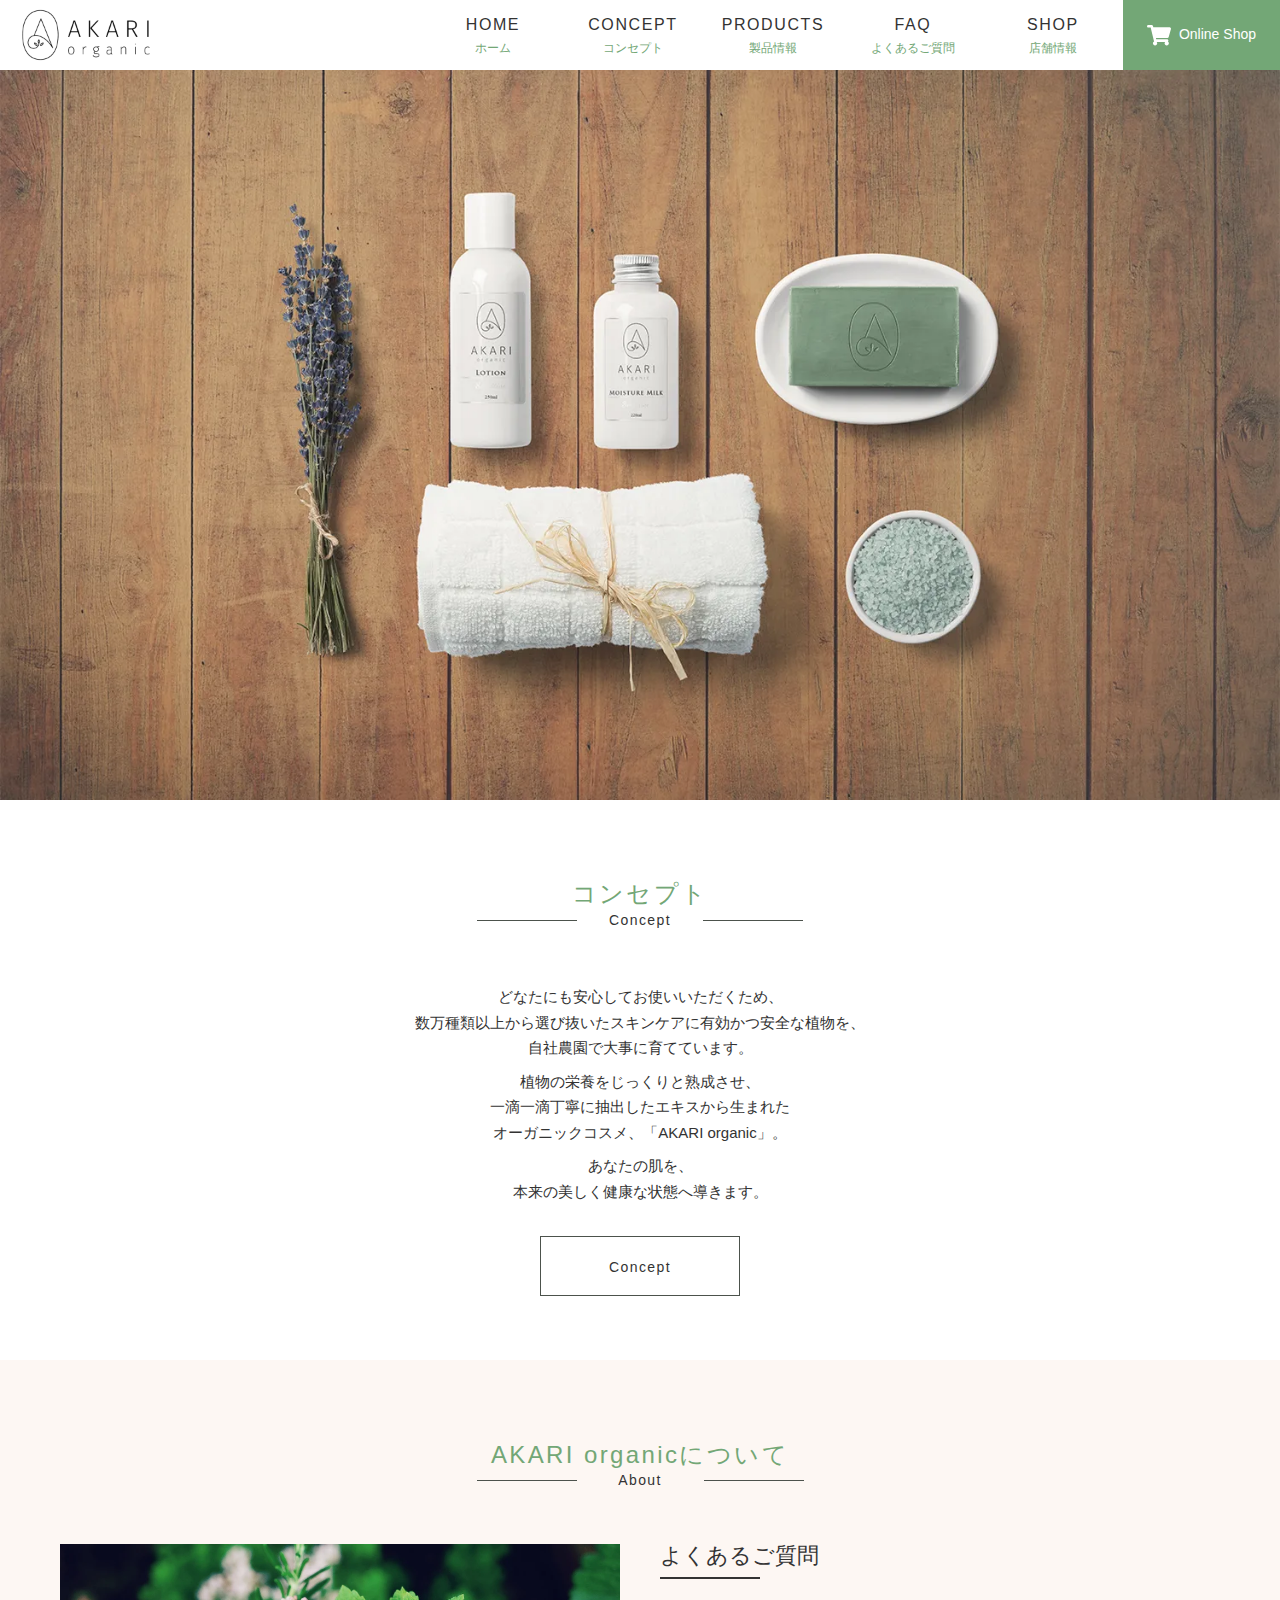
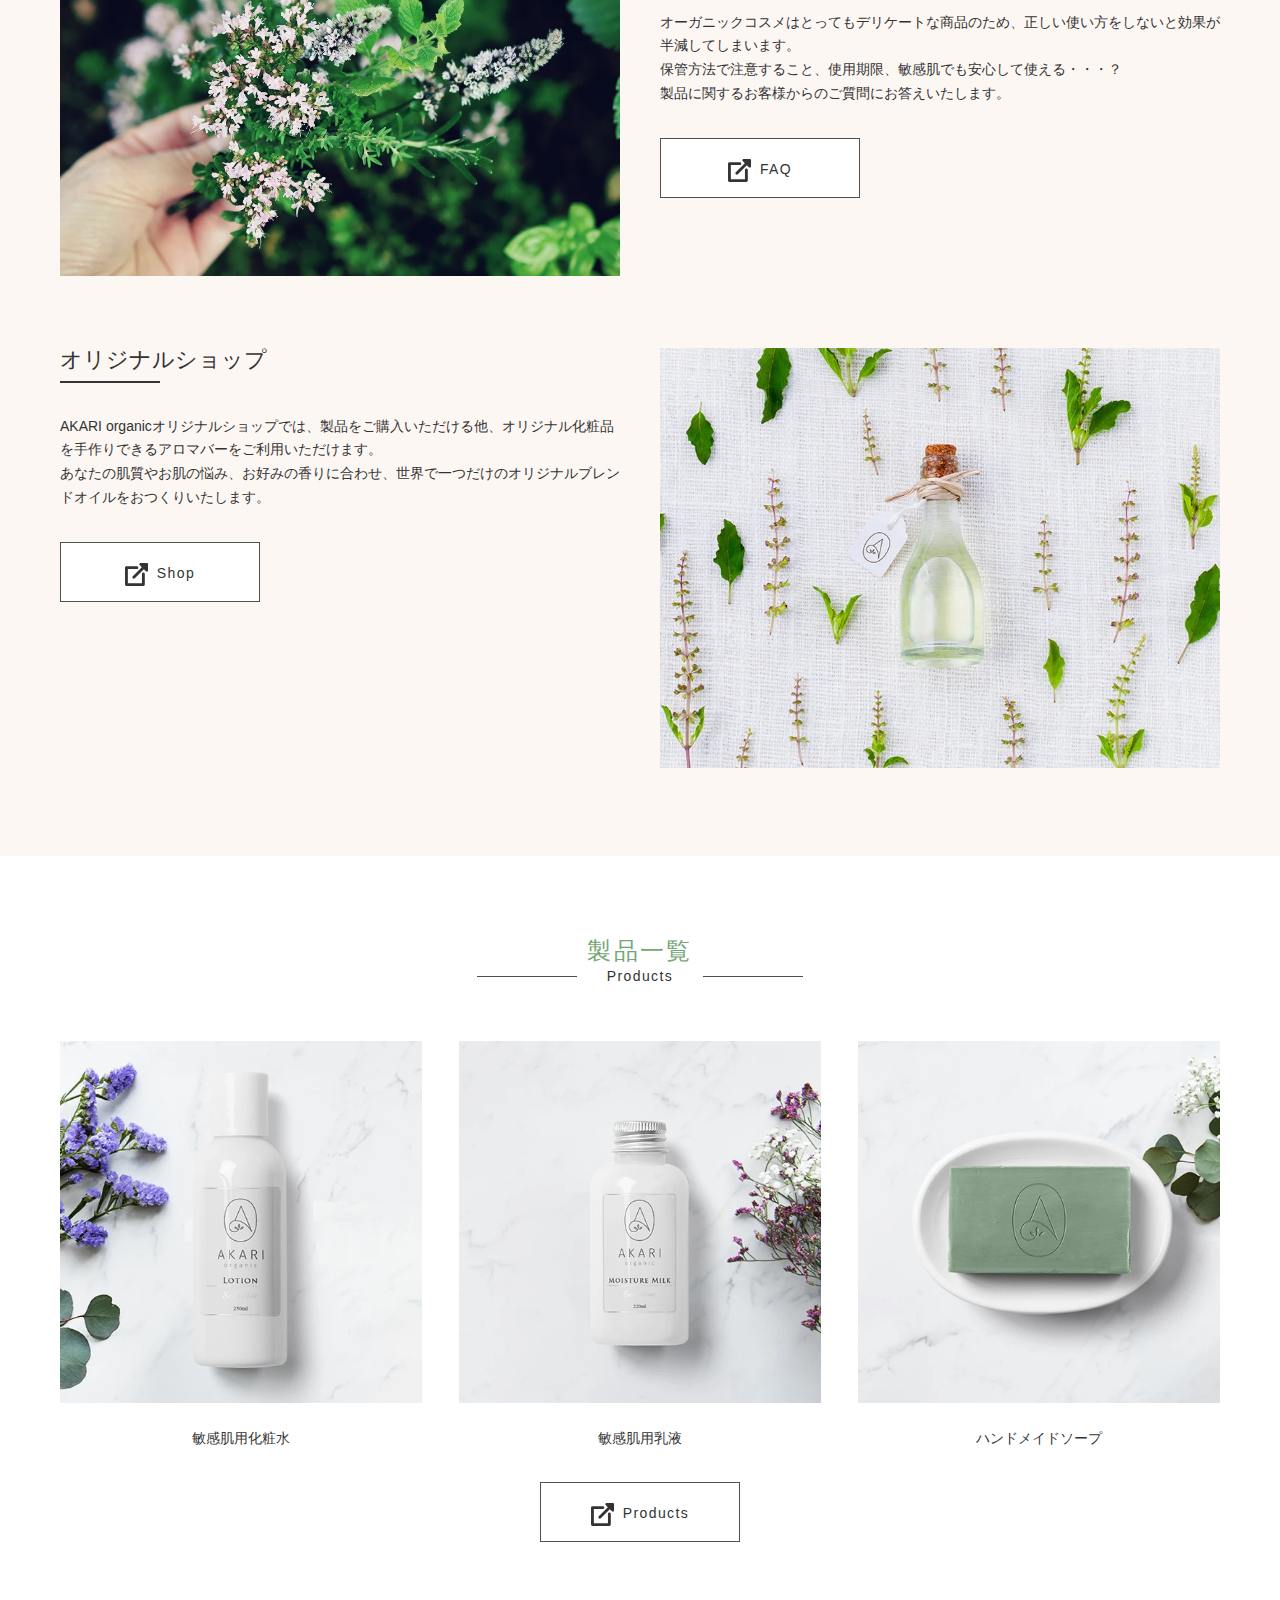
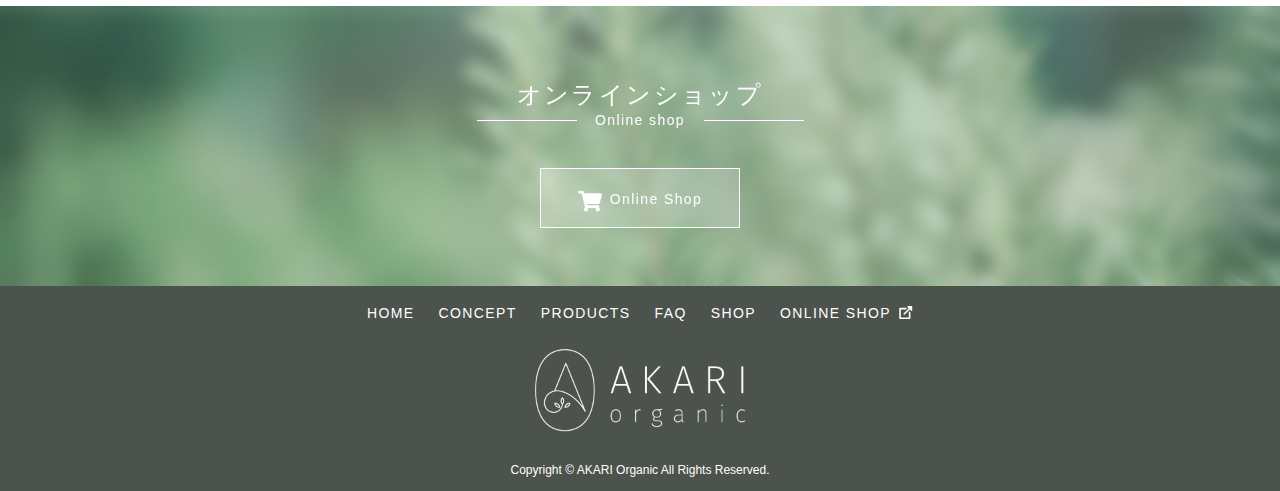
<file: index.html>
<!DOCTYPE html>
<html lang="ja">

<head>
    <meta charset="UTF-8">
    <meta name="viewport" content="width=device-width, initial-scale=1.0">
    <title>AKARI-TOP</title>
    <link rel="stylesheet" href="css/style.min.css">
    <script src="js/script.js" defer></script>
</head>

<body>

    <header class="l-header">
        <h1 class="l-header__logo">
            <a href="index.html">
                <img src="img/common/logo.webp" alt="AKARI Organic">
            </a>
        </h1>

        <button class="l-header__navBtn" type="button">
            <span></span>
        </button>

        <nav class="l-header__nav">
            <button class="l-header__navClose" type="button"></button>
            <p class="l-header__navLogo">
                <img src="img/common/logo-menu.webp" alt="AKARI Organic">
            </p>
            <ul class="l-header__navList">
                <li class="l-header__navItem">
                    <a href="index.html">
                        <span class="l-header__navItemEn">Home
                        </span>
                        <span class="l-header__navItemJa">ホーム</span>
                    </a>
                </li>
                <li class="l-header__navItem">
                    <a href="concept.html">
                        <span class="l-header__navItemEn">Concept
                        </span>
                        <span class="l-header__navItemJa">コンセプト</span>
                    </a>
                </li>
                <li class="l-header__navItem">
                    <a href="products.html">
                        <span class="l-header__navItemEn">Products
                        </span>
                        <span class="l-header__navItemJa">製品情報</span>
                    </a>
                </li>
                <li class="l-header__navItem">
                    <a href="faq.html">
                        <span class="l-header__navItemEn">FAQ
                        </span>
                        <span class="l-header__navItemJa">よくあるご質問</span>
                    </a>
                </li>
                <li class="l-header__navItem">
                    <a href="shop.html">
                        <span class="l-header__navItemEn">Shop</span>
                        <span class="l-header__navItemJa">店舗情報</span>
                    </a>
                </li>
            </ul>
            <div class="l-header__onlineShop">
                <a href="#" target="_blank" class="l-header__onlineShopSp">Online Shop</a>
                <a href="#" target="_blank" class="l-header__onlineShopPc">
                    Online Shop
                </a>
            </div>
        </nav>
    </header>

    <main>
        <!-- メインビジュアル -->
        <div class="p-topMv">
            <img src="img/top/mv.webp" alt="メインビジュアル">
        </div>

        <!-- コンセプト -->
        <section class="p-topConcept">
            <div class="l-container">
                <h2 class="c-sectionTitle">
                    <span class="c-sectionTitle__ja">コンセプト</span>
                    <span class="c-sectionTitle__en">Concept</span>
                </h2>
                <div class="p-topConcept__text">
                    <p>
                        どなたにも安心してお使いいただくため、<br>
                        数万種類以上から選び抜いたスキンケアに有効かつ安全な植物を、<br>
                        自社農園で大事に育てています。
                    </p>

                    <p>
                        植物の栄養をじっくりと熟成させ、<br>
                        一滴一滴丁寧に抽出したエキスから生まれた<br>
                        オーガニックコスメ、「AKARI organic」。
                    </p>

                    <p>
                        あなたの肌を、<br>
                        本来の美しく健康な状態へ導きます。
                    </p>
                </div>
                <div class="p-topConcept__link">
                    <a href="concept.html" class="c-btn">Concept</a>
                </div>
            </div>
        </section>

        <!-- About -->
        <section class="p-topAbout">
            <div class="l-container">
                <h2 class="c-sectionTitle">
                    <span class="c-sectionTitle__ja">AKARI organicについて</span>
                    <span class="c-sectionTitle__en">About</span>
                </h2>

                <section class="p-topAbout__subSection p-topAbout__subSection--faq">
                    <h3 class="c-heading">よくあるご質問</h3>
                    <img src="img/top/about-faq.webp" alt="" class="p-topAbout__subSectionImg">
                    <p class="p-topAbout__subSectionText">
                        オーガニックコスメはとってもデリケートな商品のため、正しい使い方をしないと効果が半減してしまいます。<br>
                        保管方法で注意すること、使用期限、敏感肌でも安心して使える・・・？<br>
                        製品に関するお客様からのご質問にお答えいたします。
                    </p>
                    <div class="p-topAbout__subSectionLink">
                        <a href="faq.html" class="c-btn c-btn--icon c-btn--outerlink">FAQ</a>
                    </div>
                </section>
                <section class="p-topAbout__subSection p-topAbout__subSection--shop">
                    <h3 class="c-heading">オリジナルショップ</h3>
                    <img src="img/top/about-shop.webp" alt="" class="p-topAbout__subSectionImg">
                    <p class="p-topAbout__subSectionText">
                        AKARI organicオリジナルショップでは、製品をご購入いただける他、オリジナル化粧品を手作りできるアロマバーをご利用いただけます。<br>
                        あなたの肌質やお肌の悩み、お好みの香りに合わせ、世界で一つだけのオリジナルブレンドオイルをおつくりいたします。
                    </p>
                    <div class="p-topAbout__subSectionLink">
                        <a href="shop.html" class="c-btn c-btn--icon c-btn--outerlink">Shop</a>
                    </div>
                </section>
            </div>
        </section>


        <section class="p-products">
            <div class="l-container">
                <h2 class="c-sectionTitle">
                    <span class="c-sectionTitle__ja">製品一覧</span>
                    <span class="c-sectionTitle__en">Products</span>
                </h2>

                <div class="l-columns p-products__list">
                    <div class="l-columns__col4--pc">
                        <div class="p-products__listItem">
                            <a href="detail.html">
                                <img src="img/common/product-list-lotion.webp" alt="" class="p-products__listItemImg">
                                <p class="p-products__listItemTitle">
                                    敏感肌用化粧水
                                </p>
                            </a>
                        </div>
                    </div>
                    <div class="l-columns__col4--pc">
                        <div class="p-products__listItem">
                            <a href="detail.html">
                                <img src="img/common/product-list-milk.webp" alt="" class="p-products__listItemImg">
                                <p class="p-products__listItemTitle">
                                    敏感肌用乳液
                                </p>
                            </a>
                        </div>
                    </div>
                    <div class="l-columns__col4--pc">
                        <div class="p-products__listItem">
                            <a href="detail.html">
                                <img src="img/common/product-list-soap.webp" alt="" class="p-products__listItemImg">
                                <p class="p-products__listItemTitle">
                                    ハンドメイドソープ
                                </p>
                            </a>
                        </div>
                    </div>
                </div>

                <div class="p-products__link">
                    <a href="products.html" class="c-btn c-btn--icon c-btn--outerlink">Products</a>
                </div>
            </div>
        </section>
                <!-- オンラインショップ -->
        <section class="c-onlineShop">
            <h2 class="c-sectionTitle c-sectionTitle--white">
                <span class="c-sectionTitle__ja">オンラインショップ</span>
                <span class="c-sectionTitle__en">Online shop</span>
            </h2>
            <a href="#" class="c-btn c-btn--white c-btn--icon c-btn--cart c-btn--shadeDown" target="_blank">Online Shop</a>
        </section>

    </main>
    

    <nav class="c-footerNav">
        <ul class="c-footerNav__list">
            <li class="c-footerNav__listItem"><a href="index.html">Home</a></li>
            <li class="c-footerNav__listItem"><a href="concept.html">Concept</a></li>
            <li class="c-footerNav__listItem"><a href="products.html">Products</a></li>
            <li class="c-footerNav__listItem"><a href="faq.html">Faq</a></li>
            <li class="c-footerNav__listItem"><a href="shop.html">Shop</a></li>
            <li class="c-footerNav__listItem"><a href="#" target="_blank" class="c-footerNav__outerLink">Online Shop</a>
            </li>
        </ul>
    </nav>

    <footer class="l-footer">
        <div class="l-footer__logo">
            <img src="img/common/logo-white.webp" alt="AKARI Organic">
        </div>
        <small class="l-footer__copyright">
            Copyright &copy; AKARI Organic All Rights Reserved.
        </small>
    </footer>

</body>

</html>
</file>
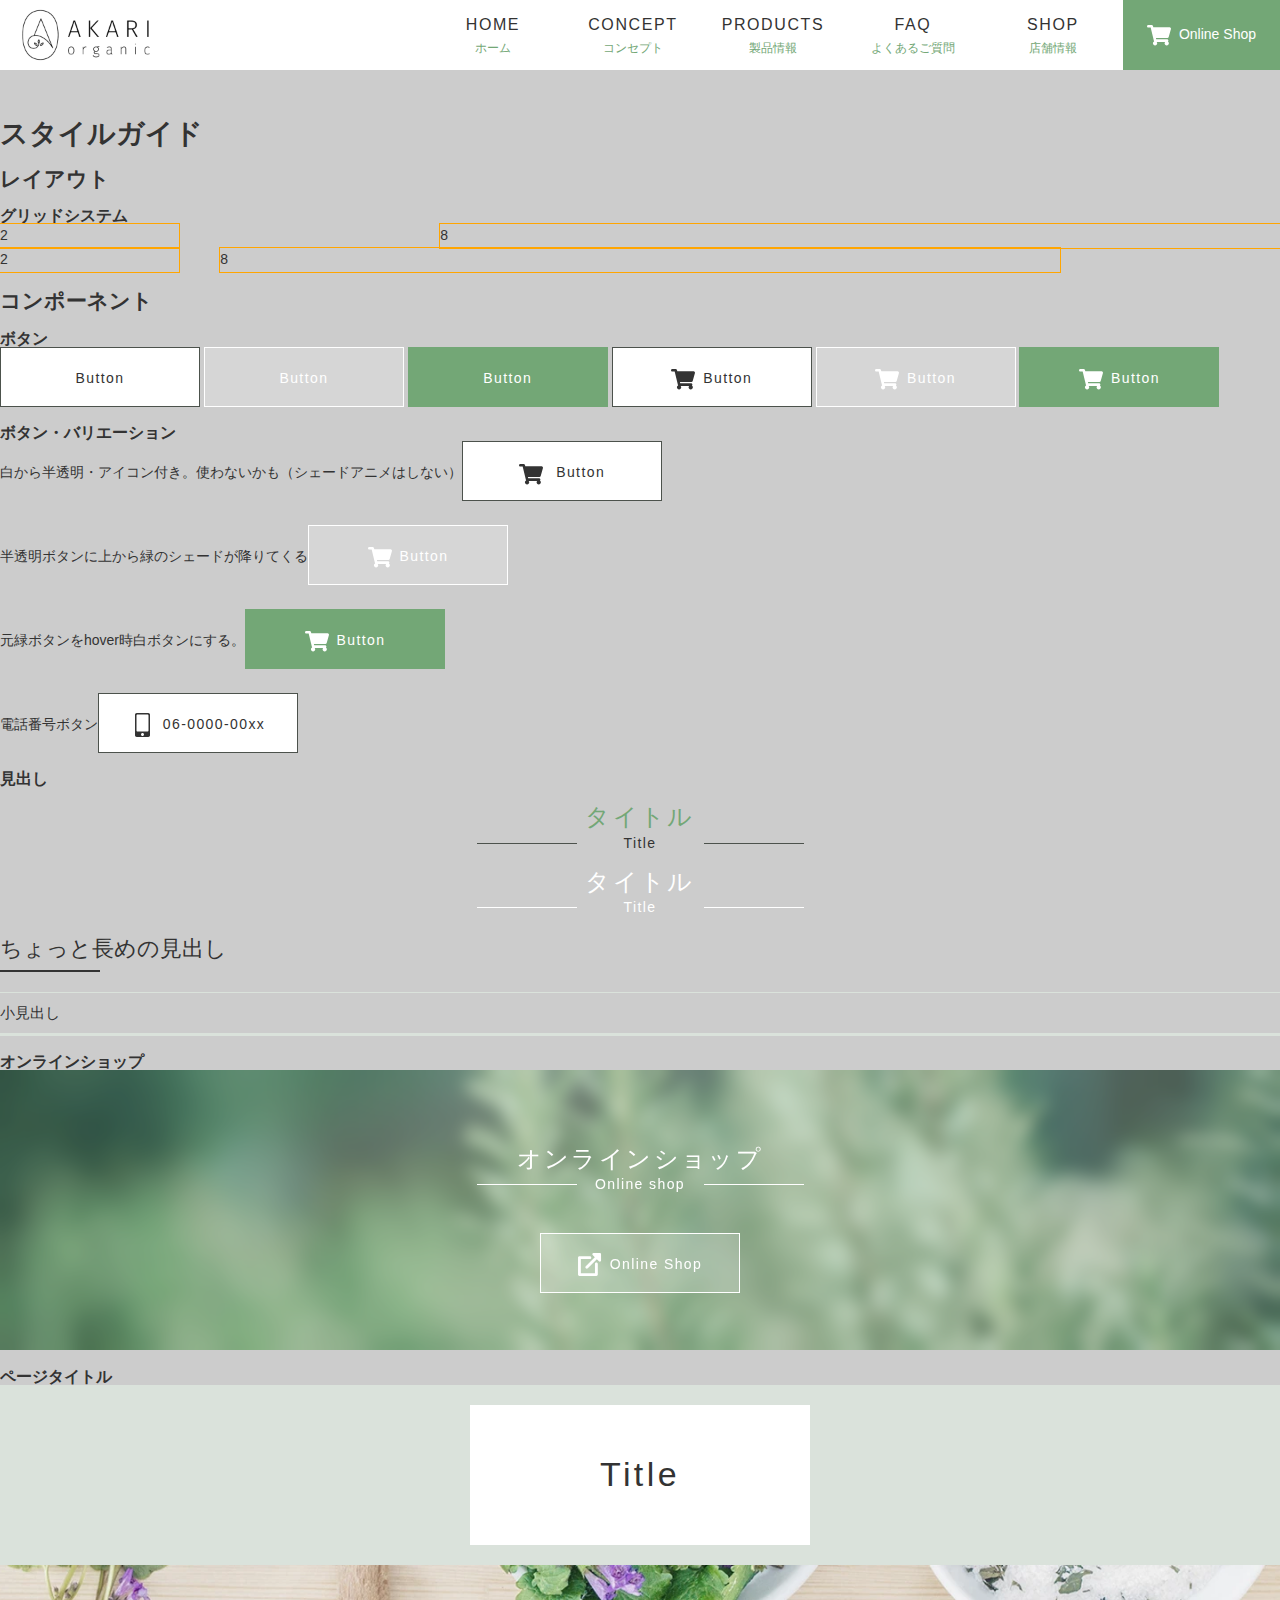
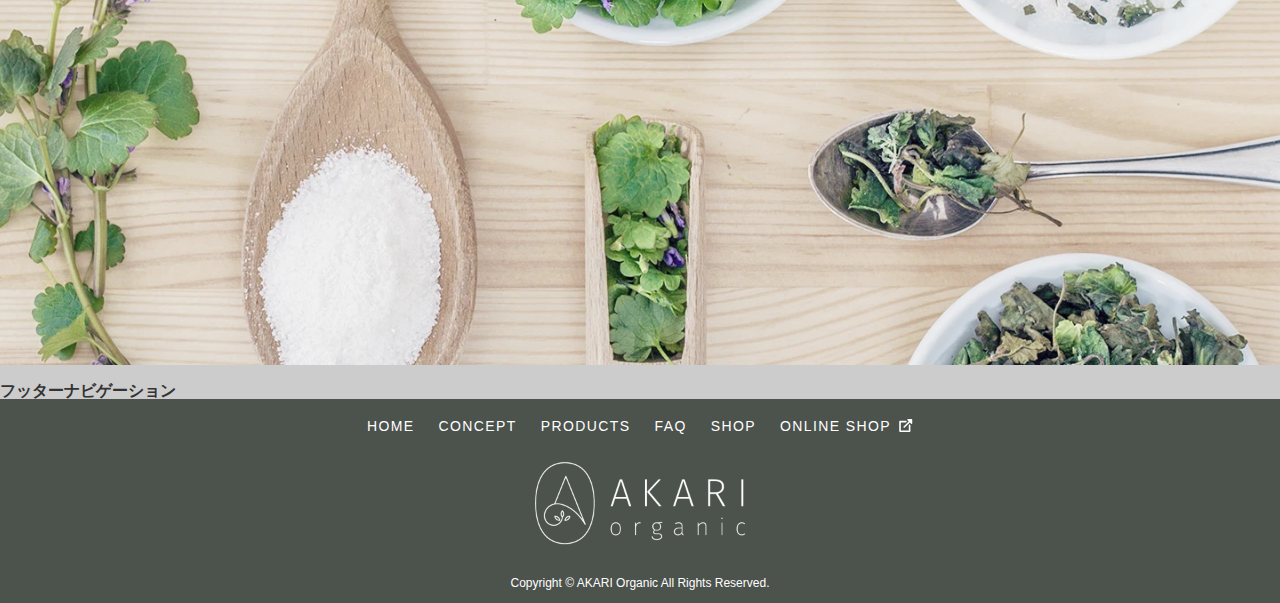
<file: components.html>
<!DOCTYPE html>
<html lang="en">

<head>
    <meta charset="UTF-8">
    <meta name="viewport" content="width=device-width, initial-scale=1.0">
    <title>コンポーネント</title>
    <link rel="stylesheet" href="css/style.min.css">
    <style>
        body {
            background: #ccc;
            padding-top: 100px;
        }

        hr {
            margin-block: 40px;
        }

        [class*="l-columns__col"] {
            outline: 1px solid orange;
            background-color: rgba(255, 165, 0 .2);
        }
    </style>
    <script src="js/script.js" defer></script>
</head>

<body>
    <h1>スタイルガイド</h1>

    <header class="l-header">
        <h1 class="l-header__logo">
            <a href="index.html">
                <img src="img/common/logo.webp" alt="AKARI Organic">
            </a>
        </h1>

        <button class="l-header__navBtn" type="button">
            <span></span>
        </button>

        <nav class="l-header__nav">
            <button class="l-header__navClose" type="button"></button>
            <p class="l-header__navLogo">
                <img src="img/common/logo-menu.webp" alt="AKARI Organic">
            </p>
            <ul class="l-header__navList">
                <li class="l-header__navItem">
                    <a href="index.html">
                        <span class="l-header__navItemEn">Home
                        </span>
                        <span class="l-header__navItemJa">ホーム</span>
                    </a>
                </li>
                <li class="l-header__navItem">
                    <a href="concept.html">
                        <span class="l-header__navItemEn">Concept
                        </span>
                        <span class="l-header__navItemJa">コンセプト</span>
                    </a>
                </li>
                <li class="l-header__navItem">
                    <a href="products.html">
                        <span class="l-header__navItemEn">Products
                        </span>
                        <span class="l-header__navItemJa">製品情報</span>
                    </a>
                </li>
                <li class="l-header__navItem">
                    <a href="faq.html">
                        <span class="l-header__navItemEn">FAQ
                        </span>
                        <span class="l-header__navItemJa">よくあるご質問</span>
                    </a>
                </li>
                <li class="l-header__navItem">
                    <a href="shop.html">
                        <span class="l-header__navItemEn">Shop</span>
                        <span class="l-header__navItemJa">店舗情報</span>
                    </a>
                </li>
            </ul>
            <div class="l-header__onlineShop">
                <a href="#" target="_blank" class="l-header__onlineShopSp">Online Shop</a>
                <a href="#" target="_blank" class="l-header__onlineShopPc">
                    Online Shop
                </a>
            </div>
        </nav>
    </header>

    <h2>レイアウト</h2>

    <h3>グリッドシステム</h3>
    <div class="l-columns l-columns--between">
        <div class="l-columns__col2">2</div>
        <div class="l-columns__col8">8</div>
    </div>
    <div class="l-columns">
        <div class="l-columns__col2--pc">2</div>
        <div class="l-columns__col8--pc">8</div>
    </div>

    <h2>コンポーネント</h2>

    <h3>ボタン</h3>
    <a href="#" class="c-btn">Button</a>
    <a href="#" class="c-btn c-btn--white">Button</a>
    <a href="#" class="c-btn c-btn--accent">Button</a>
    <a href="#" class="c-btn c-btn--icon c-btn--cart">Button</a>
    <a href="#" class="c-btn c-btn--white c-btn--icon c-btn--cart">Button</a>
    <a href="#" class="c-btn c-btn--icon c-btn--accent c-btn--cart">Button</a>

    <!-- ボタン・バリエーションテスト -->
    <h3>ボタン・バリエーション</h3>
    白から半透明・アイコン付き。使わないかも（シェードアニメはしない）<a href="#" class="c-btn c-btn--icon c-btn--cart c-btn--hoverTrans">
        Button
    </a>
    <br><br>
    半透明ボタンに上から緑のシェードが降りてくる<a href="#" class="c-btn c-btn--white c-btn--icon c-btn--cart c-btn--shadeDown">Button</a><br><br>

    元緑ボタンをhover時白ボタンにする。<a href="#" class="c-btn c-btn--icon c-btn--accent c-btn--cart c-btn--invert">Button</a><br><br>

    電話番号ボタン<a href="#" class="c-btn c-btn--icon c-btn--phone c-btn--round">06-0000-00xx</a>

    <!-- ボタン・バリエーションテスト ここまで-->

    <h3>見出し</h3>
    <h2 class="c-sectionTitle">
        <span class="c-sectionTitle__ja">タイトル</span>
        <span class="c-sectionTitle__en">Title</span>
    </h2>
    <h2 class="c-sectionTitle c-sectionTitle--white">
        <span class="c-sectionTitle__ja">タイトル</span>
        <span class="c-sectionTitle__en">Title</span>
    </h2>

    <h3 class="c-heading">ちょっと長めの見出し</h3>

    <h4 class="c-headingSub">小見出し</h4>

    <h3>オンラインショップ</h3>
    <section class="c-onlineShop">
        <h2 class="c-sectionTitle c-sectionTitle--white">
            <span class="c-sectionTitle__ja">オンラインショップ</span>
            <span class="c-sectionTitle__en">Online shop</span>
        </h2>
        <a href="#" class="c-btn c-btn--white c-btn--icon c-btn--outerlink" target="_blank">Online Shop</a>
    </section>

    <h3>ページタイトル</h3>
    <div class="c-pageTitle">
        <div class="c-pageTitle__heading">
            <h1 class="c-pageTitle__headingText">Title</h1>
        </div>
        <div class="c-pageTitle__img">
            <img src="img/concept/page-title-concept.webp" alt="">
        </div>
    </div>

    <h3>フッターナビゲーション</h3>
    <nav class="c-footerNav">
        <ul class="c-footerNav__list">
            <li class="c-footerNav__listItem"><a href="#">Home</a></li>
            <li class="c-footerNav__listItem"><a href="#">Concept</a></li>
            <li class="c-footerNav__listItem"><a href="#">Products</a></li>
            <li class="c-footerNav__listItem"><a href="#">Faq</a></li>
            <li class="c-footerNav__listItem"><a href="#">Shop</a></li>
            <li class="c-footerNav__listItem"><a href="#" target="_blank" class="c-footerNav__outerLink">Online Shop</a>
            </li>
        </ul>
    </nav>


    <footer class="l-footer">
        <div class="l-footer__logo">
            <img src="img/common/logo-white.webp" alt="AKARI Organic">
        </div>
        <small class="l-footer__copyright">
            Copyright &copy; AKARI Organic All Rights Reserved.
        </small>
    </footer>
</body>

</html>
</file>
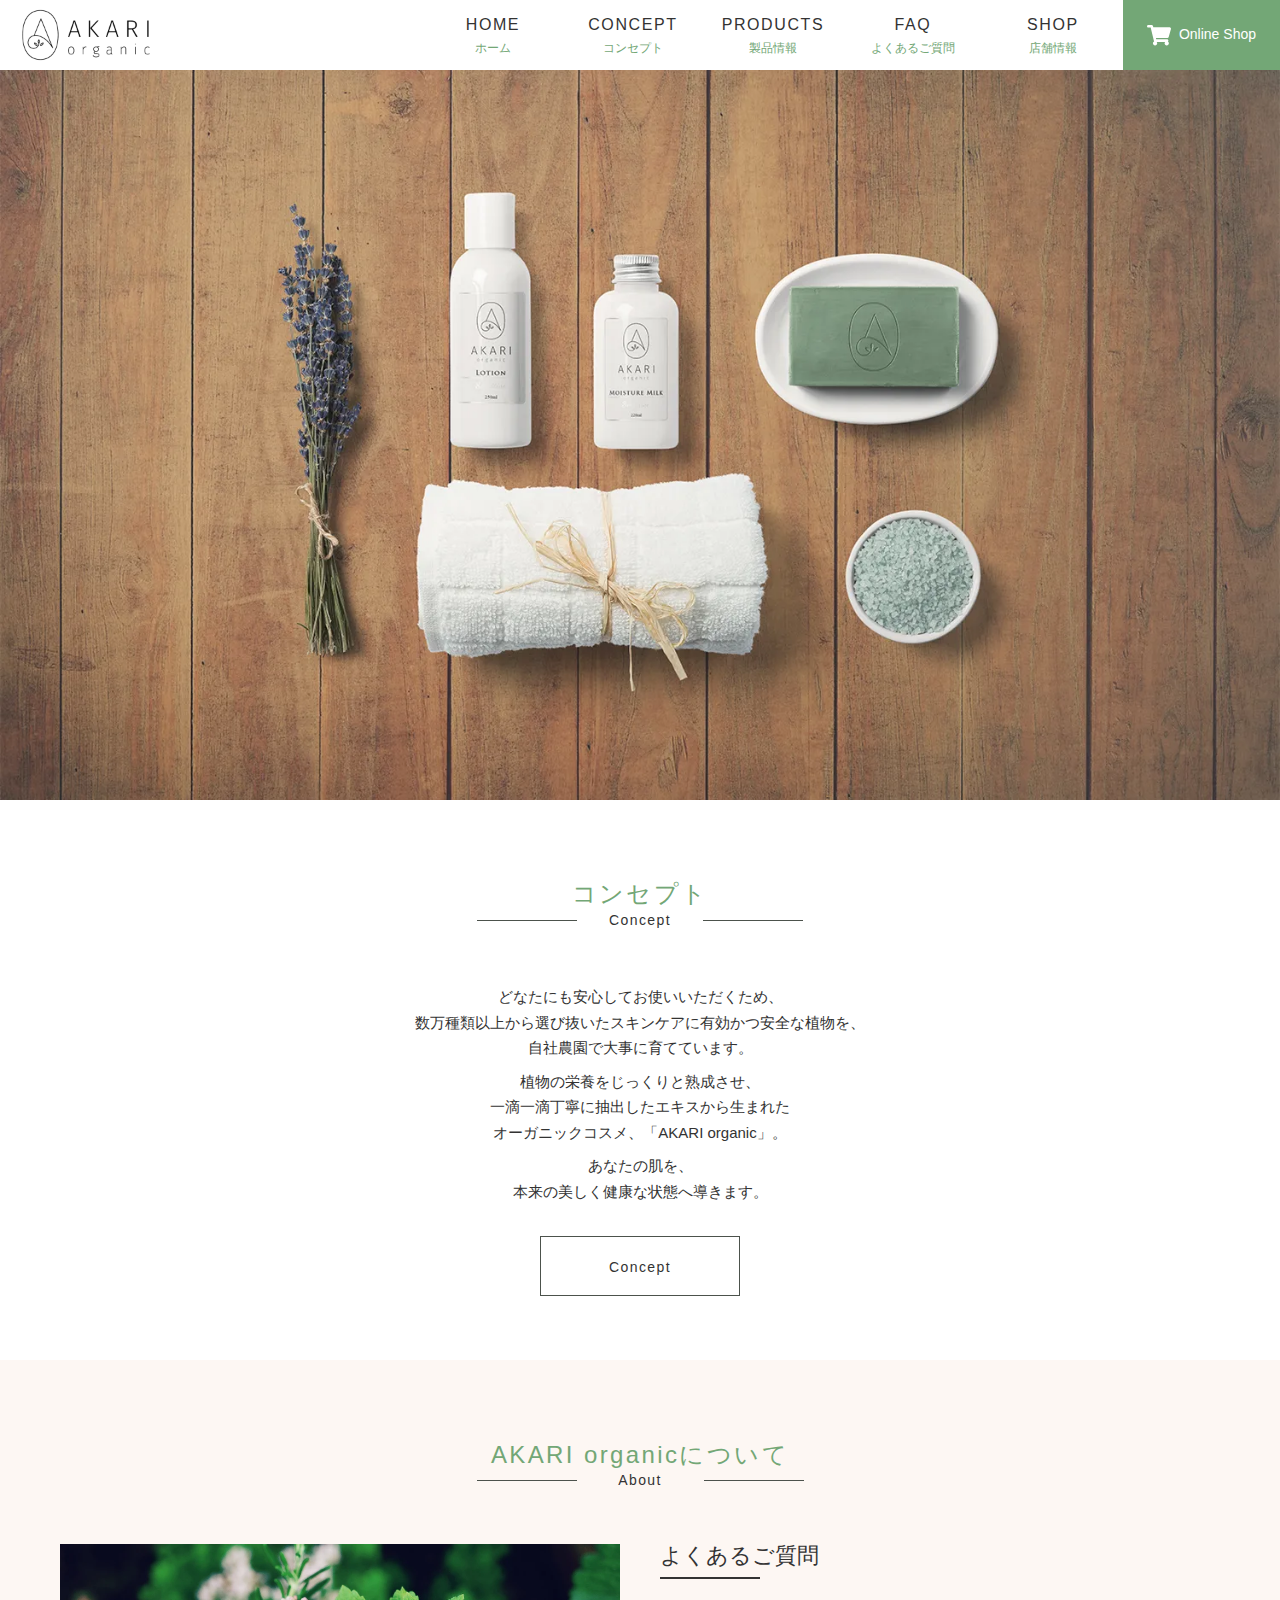
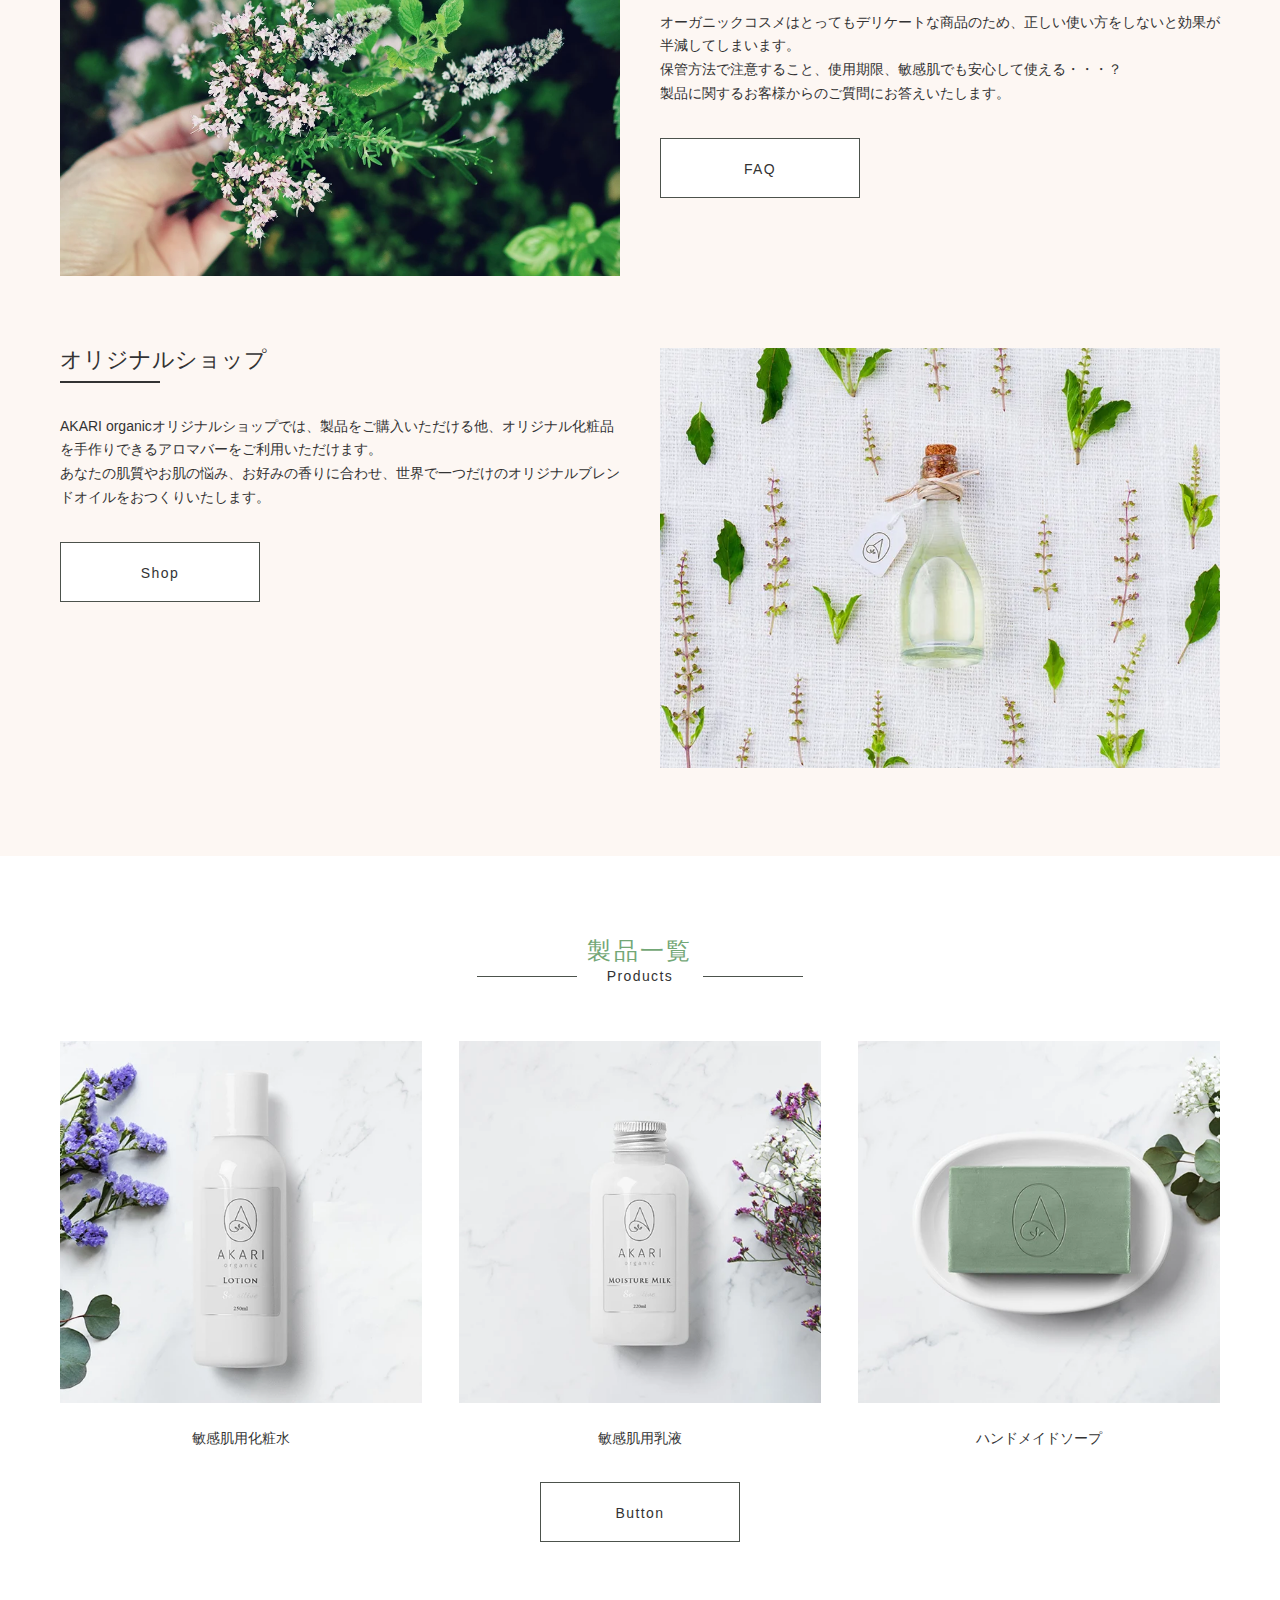
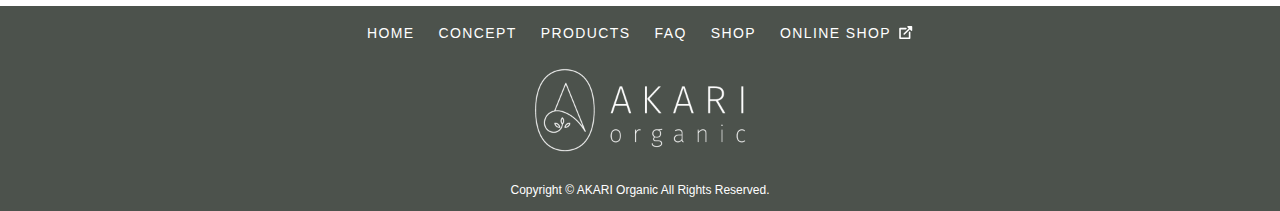
<file: concept.html>
<!DOCTYPE html>
<html lang="ja">

<head>
    <meta charset="UTF-8">
    <meta name="viewport" content="width=device-width, initial-scale=1.0">
    <title>Concept</title>
    <link rel="stylesheet" href="css/style.min.css">
    <script src="js/script.js" defer></script>
</head>

<body>

    <header class="l-header">
        <h1 class="l-header__logo">
            <a href="index.html">
                <img src="img/common/logo.webp" alt="AKARI Organic">
            </a>
        </h1>

        <button class="l-header__navBtn" type="button">
            <span></span>
        </button>

        <nav class="l-header__nav">
            <button class="l-header__navClose" type="button"></button>
            <p class="l-header__navLogo">
                <img src="img/common/logo-menu.webp" alt="AKARI Organic">
            </p>
            <ul class="l-header__navList">
                <li class="l-header__navItem">
                    <a href="index.html">
                        <span class="l-header__navItemEn">Home
                        </span>
                        <span class="l-header__navItemJa">ホーム</span>
                    </a>
                </li>
                <li class="l-header__navItem">
                    <a href="concept.html">
                        <span class="l-header__navItemEn">Concept
                        </span>
                        <span class="l-header__navItemJa">コンセプト</span>
                    </a>
                </li>
                <li class="l-header__navItem">
                    <a href="products.html">
                        <span class="l-header__navItemEn">Products
                        </span>
                        <span class="l-header__navItemJa">製品情報</span>
                    </a>
                </li>
                <li class="l-header__navItem">
                    <a href="faq.html">
                        <span class="l-header__navItemEn">FAQ
                        </span>
                        <span class="l-header__navItemJa">よくあるご質問</span>
                    </a>
                </li>
                <li class="l-header__navItem">
                    <a href="shop.html">
                        <span class="l-header__navItemEn">Shop</span>
                        <span class="l-header__navItemJa">店舗情報</span>
                    </a>
                </li>
            </ul>
            <div class="l-header__onlineShop">
                <a href="#" target="_blank" class="l-header__onlineShopSp">Online Shop</a>
                <a href="#" target="_blank" class="l-header__onlineShopPc">
                    Online Shop
                </a>
            </div>
        </nav>
    </header>

    <main>
        <!-- メインビジュアル -->
        <div class="p-topMv">
            <img src="img/top/mv.webp" alt="メインビジュアル">
        </div>

        <!-- コンセプト -->
        <section class="p-topConcept">
            <div class="l-container">
                <h2 class="c-sectionTitle">
                    <span class="c-sectionTitle__ja">コンセプト</span>
                    <span class="c-sectionTitle__en">Concept</span>
                </h2>
                <div class="p-topConcept__text">
                    <p>
                        どなたにも安心してお使いいただくため、<br>
                        数万種類以上から選び抜いたスキンケアに有効かつ安全な植物を、<br>
                        自社農園で大事に育てています。
                    </p>

                    <p>
                        植物の栄養をじっくりと熟成させ、<br>
                        一滴一滴丁寧に抽出したエキスから生まれた<br>
                        オーガニックコスメ、「AKARI organic」。
                    </p>

                    <p>
                        あなたの肌を、<br>
                        本来の美しく健康な状態へ導きます。
                    </p>
                </div>
                <div class="p-topConcept__link">
                    <a href="#" class="c-btn">Concept</a>
                </div>
            </div>
        </section>

        <!-- About -->
        <section class="p-topAbout">
            <div class="l-container">
                <h2 class="c-sectionTitle">
                    <span class="c-sectionTitle__ja">AKARI organicについて</span>
                    <span class="c-sectionTitle__en">About</span>
                </h2>

                <section class="p-topAbout__subSection p-topAbout__subSection--faq">
                    <h3 class="c-heading">よくあるご質問</h3>
                    <img src="img/top/about-faq.webp" alt="" class="p-topAbout__subSectionImg">
                    <p class="p-topAbout__subSectionText">
                        オーガニックコスメはとってもデリケートな商品のため、正しい使い方をしないと効果が半減してしまいます。<br>
                        保管方法で注意すること、使用期限、敏感肌でも安心して使える・・・？<br>
                        製品に関するお客様からのご質問にお答えいたします。
                    </p>
                    <div class="p-topAbout__subSectionLink">
                        <a href="#" class="c-btn">FAQ</a>
                    </div>
                </section>
                <section class="p-topAbout__subSection p-topAbout__subSection--shop">
                    <h3 class="c-heading">オリジナルショップ</h3>
                    <img src="img/top/about-shop.webp" alt="" class="p-topAbout__subSectionImg">
                    <p class="p-topAbout__subSectionText">
                        AKARI organicオリジナルショップでは、製品をご購入いただける他、オリジナル化粧品を手作りできるアロマバーをご利用いただけます。<br>
                        あなたの肌質やお肌の悩み、お好みの香りに合わせ、世界で一つだけのオリジナルブレンドオイルをおつくりいたします。
                    </p>
                    <div class="p-topAbout__subSectionLink">
                        <a href="#" class="c-btn">Shop</a>
                    </div>
                </section>
            </div>
        </section>

        <section class="p-products">
            <div class="l-container">
                <h2 class="c-sectionTitle">
                    <span class="c-sectionTitle__ja">製品一覧</span>
                    <span class="c-sectionTitle__en">Products</span>
                </h2>

                <div class="l-columns p-products__list">
                    <div class="l-columns__col4--pc">
                        <div class="p-products__listItem">
                            <a href="detail.html">
                                <img src="img/common/product-list-lotion.webp" alt="" class="p-products__listItemImg">
                                <p class="p-products__listItemTitle">
                                    敏感肌用化粧水
                                </p>
                            </a>
                        </div>
                    </div>
                    <div class="l-columns__col4--pc">
                        <div class="p-products__listItem">
                            <a href="detail.html">
                                <img src="img/common/product-list-milk.webp" alt="" class="p-products__listItemImg">
                                <p class="p-products__listItemTitle">
                                    敏感肌用乳液
                                </p>
                            </a>
                        </div>
                    </div>
                    <div class="l-columns__col4--pc">
                        <div class="p-products__listItem">
                            <a href="detail.html">
                                <img src="img/common/product-list-soap.webp" alt="" class="p-products__listItemImg">
                                <p class="p-products__listItemTitle">
                                    ハンドメイドソープ
                                </p>
                            </a>
                        </div>
                    </div>
                </div>

                <div class="p-products__link">
                    <a href="#" class="c-btn">Button</a>
                </div>
            </div>
        </section>
    </main>

    <nav class="c-footerNav">
        <ul class="c-footerNav__list">
            <li class="c-footerNav__listItem"><a href="#">Home</a></li>
            <li class="c-footerNav__listItem"><a href="#">Concept</a></li>
            <li class="c-footerNav__listItem"><a href="#">Products</a></li>
            <li class="c-footerNav__listItem"><a href="#">Faq</a></li>
            <li class="c-footerNav__listItem"><a href="#">Shop</a></li>
            <li class="c-footerNav__listItem"><a href="#" target="_blank" class="c-footerNav__outerLink">Online Shop</a>
            </li>
        </ul>
    </nav>

    <footer class="l-footer">
        <div class="l-footer__logo">
            <img src="img/common/logo-white.webp" alt="AKARI Organic">
        </div>
        <small class="l-footer__copyright">
            Copyright &copy; AKARI Organic All Rights Reserved.
        </small>
    </footer>

</body>

</html>
</file>
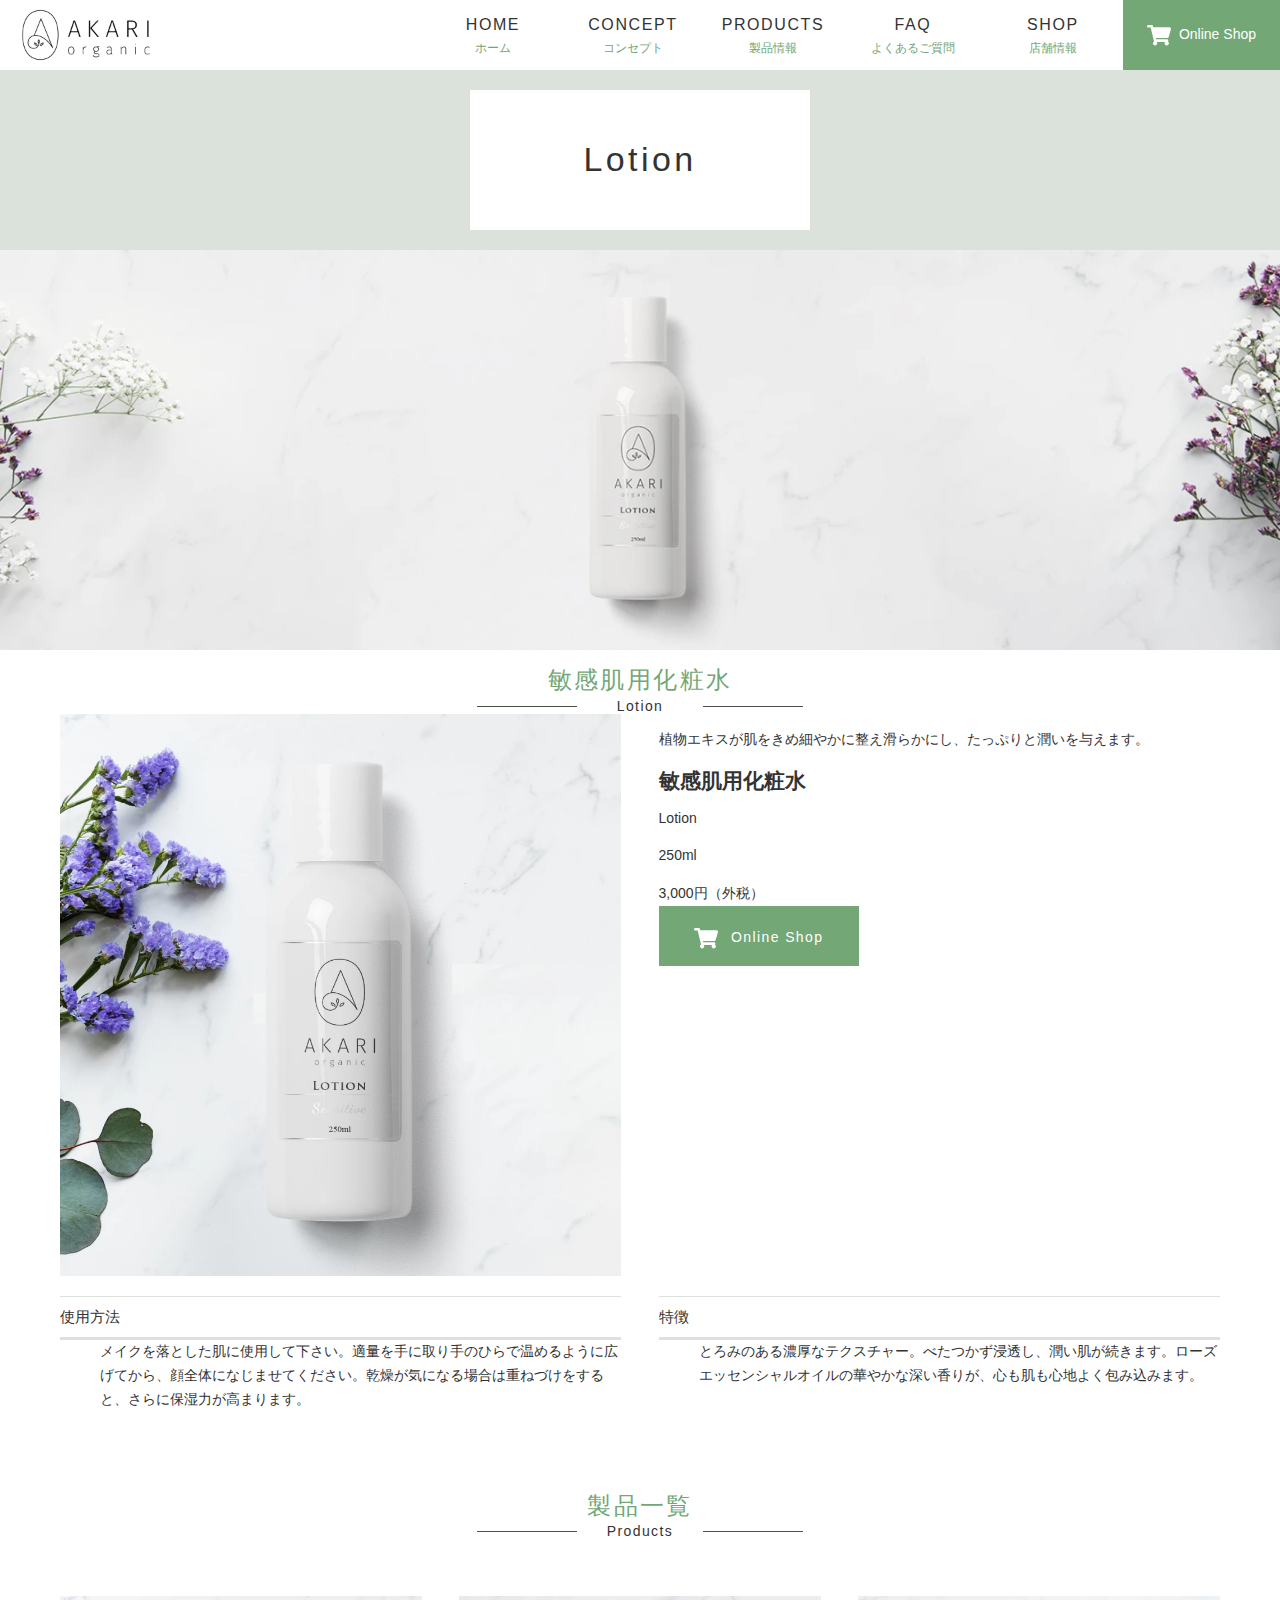
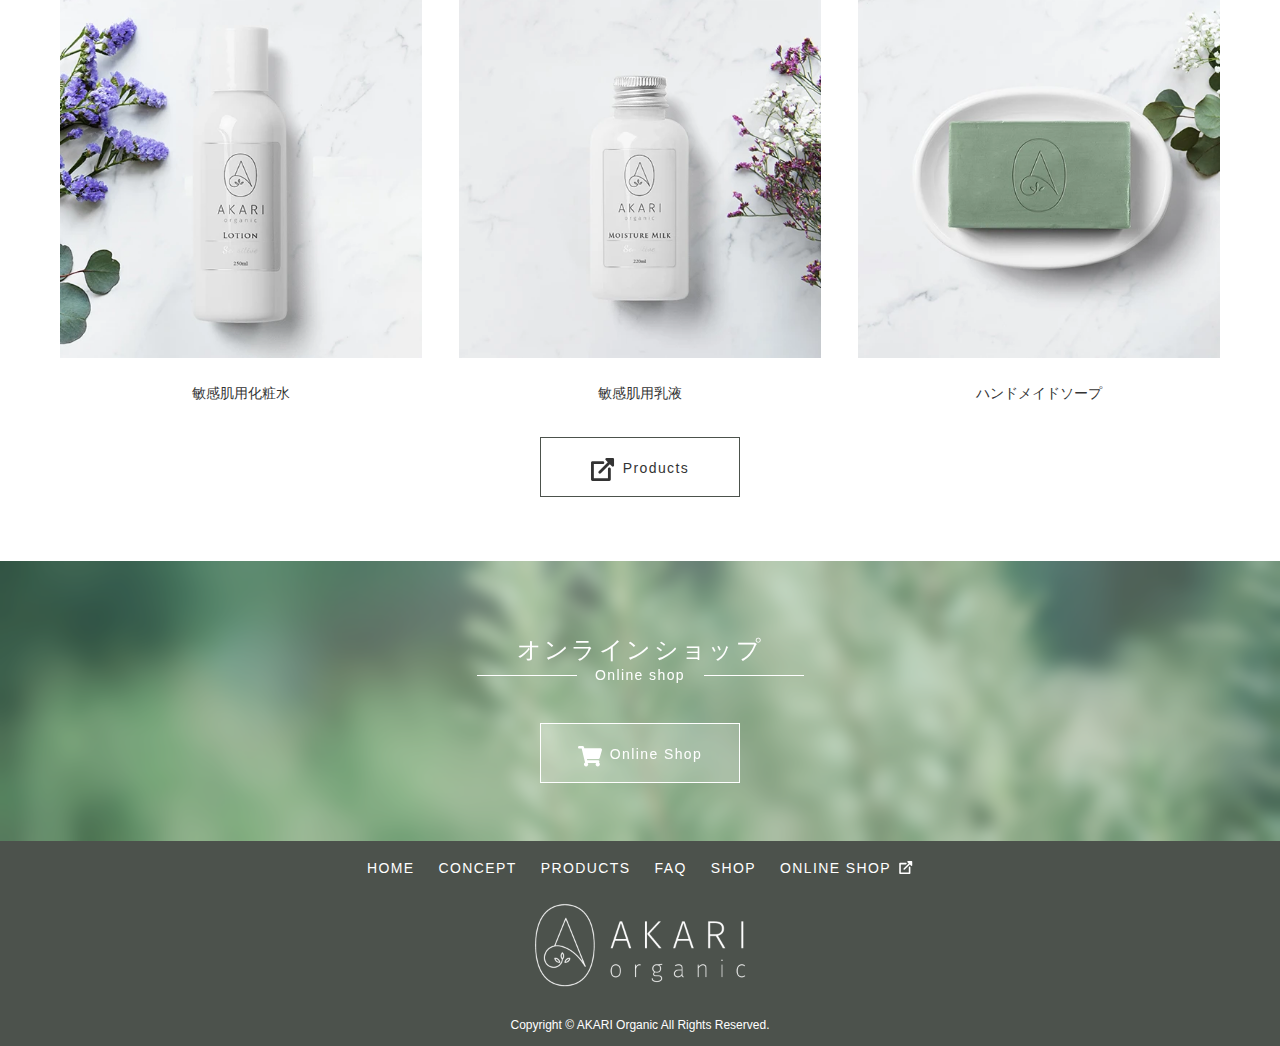
<file: detail.html>
<!DOCTYPE html>
<html lang="ja">

<head>
    <meta charset="UTF-8">
    <meta name="viewport" content="width=device-width, initial-scale=1.0">
    <title>Detail</title>
    <link rel="stylesheet" href="css/style.min.css">
    <script src="js/script.js" defer></script>
</head>

<body>
    <!-- ヘッダーここから -->
    <header class="l-header">
        <h1 class="l-header__logo">
            <a href="index.html">
                <img src="img/common/logo.webp" alt="AKARI Organic">
            </a>
        </h1>

        <button class="l-header__navBtn" type="button">
            <span></span>
        </button>

        <nav class="l-header__nav">
            <button class="l-header__navClose" type="button"></button>
            <p class="l-header__navLogo">
                <img src="img/common/logo-menu.webp" alt="AKARI Organic">
            </p>
            <ul class="l-header__navList">
                <li class="l-header__navItem">
                    <a href="index.html">
                        <span class="l-header__navItemEn">Home
                        </span>
                        <span class="l-header__navItemJa">ホーム</span>
                    </a>
                </li>
                <li class="l-header__navItem">
                    <a href="concept.html">
                        <span class="l-header__navItemEn">Concept
                        </span>
                        <span class="l-header__navItemJa">コンセプト</span>
                    </a>
                </li>
                <li class="l-header__navItem">
                    <a href="products.html">
                        <span class="l-header__navItemEn">Products
                        </span>
                        <span class="l-header__navItemJa">製品情報</span>
                    </a>
                </li>
                <li class="l-header__navItem">
                    <a href="faq.html">
                        <span class="l-header__navItemEn">FAQ
                        </span>
                        <span class="l-header__navItemJa">よくあるご質問</span>
                    </a>
                </li>
                <li class="l-header__navItem">
                    <a href="shop.html">
                        <span class="l-header__navItemEn">Shop</span>
                        <span class="l-header__navItemJa">店舗情報</span>
                    </a>
                </li>
            </ul>
            <div class="l-header__onlineShop">
                <a href="#" target="_blank" class="l-header__onlineShopSp">Online Shop</a>
                <a href="#" target="_blank" class="l-header__onlineShopPc">
                    Online Shop
                </a>
            </div>
        </nav>
    </header>
    <!-- ヘッダーここまで -->

    <main>
        <!-- ページタイトル・Concept -->
        <div class="c-pageTitle">
            <div class="c-pageTitle__heading">
                <h1 class="c-pageTitle__headingText">Lotion</h1>
            </div>
            <div class="c-pageTitle__img">
                <img src="img/products-detail/page-title-product-detail.webp" alt="">
            </div>
        </div>
        <!-- ページタイトル・ここまで -->

        <section class="p-productItem">
            <div class="l-container">
                <h2 class="c-sectionTitle">
                    <span class="c-sectionTitle__ja">敏感肌用化粧水</span>
                    <span class="c-sectionTitle__en">Lotion</span>
                </h2>

                <!-- 製品詳細エリア -->
<div class="l-columns l-columns--between">

    <!-- 画像 -->
    <div class="l-columns__col12 l-columns__col6--pc">
        <div class="p-productDetail">
            <img src="img/products-detail/detail-lotion.webp"
                 alt=""
                 class="p-productDetail__img">
        </div>
    </div>

    <!-- 説明文 -->
    <div class="l-columns__col12 l-columns__col6--pc">
        <div class="p-productDetail__description">
            <p class="p-productDetail__text">
                植物エキスが肌をきめ細やかに整え滑らかにし、たっぷりと潤いを与えます。
            </p>

            <h2 class="p-productDetail__title p-productDetail__titleJa">
                敏感肌用化粧水
            </h2>

            <p class="p-productDetail__titleEn">Lotion</p>

            <p class="p-productDetail__volume">250ml</p>
            <p class="p-productDetail__price">3,000円（外税）</p>

            <a href="#"
               class="c-btn c-btn--icon c-btn--accent c-btn--cart c-btn--invert"
               target="_blank">
                Online Shop
            </a>
        </div>
    </div>

</div>
<!-- 製品詳細エリアここまで -->


<!-- 使用方法ここから -->
<div class="p-productDetail__description">
  <div class="l-columns l-columns--between">
    <div class="l-columns__col12 l-columns__col6--pc">
      <dt><h4 class="c-headingSub">使用方法</h4></dt>
      <dd class="p-productDetail__description--dd">
        メイクを落とした肌に使用して下さい。適量を手に取り手のひらで温めるように広げてから、顔全体になじませてください。乾燥が気になる場合は重ねづけをすると、さらに保湿力が高まります。
      </dd>
    </div>
    <div class="l-columns__col12 l-columns__col6--pc">
      <dt><h4 class="c-headingSub">特徴</h4></dt>
      <dd class="p-productDetail__description--dd">
        とろみのある濃厚なテクスチャー。べたつかず浸透し、潤い肌が続きます。ローズエッセンシャルオイルの華やかな深い香りが、心も肌も心地よく包み込みます。
      </dd>
    </div>
  </div>
</div>
<!-- 使用方法ここまで -->

</section>

<section class="p-products">
            <div class="l-container">
                <h2 class="c-sectionTitle">
                    <span class="c-sectionTitle__ja">製品一覧</span>
                    <span class="c-sectionTitle__en">Products</span>
                </h2>

                <div class="l-columns p-products__list">
                    <div class="l-columns__col4--pc">
                        <div class="p-products__listItem">
                            <a href="detail.html">
                                <img src="img/common/product-list-lotion.webp" alt="" class="p-products__listItemImg">
                                <p class="p-products__listItemTitle">
                                    敏感肌用化粧水
                                </p>
                            </a>
                        </div>
                    </div>
                    <div class="l-columns__col4--pc">
                        <div class="p-products__listItem">
                            <a href="detail.html">
                                <img src="img/common/product-list-milk.webp" alt="" class="p-products__listItemImg">
                                <p class="p-products__listItemTitle">
                                    敏感肌用乳液
                                </p>
                            </a>
                        </div>
                    </div>
                    <div class="l-columns__col4--pc">
                        <div class="p-products__listItem">
                            <a href="detail.html">
                                <img src="img/common/product-list-soap.webp" alt="" class="p-products__listItemImg">
                                <p class="p-products__listItemTitle">
                                    ハンドメイドソープ
                                </p>
                            </a>
                        </div>
                    </div>
                </div>

                <div class="p-products__link">
                    <a href="products.html" class="c-btn c-btn--icon c-btn--outerlink">Products</a>
                </div>
            </div>
        </section>








        <!-- オンラインショップ -->
        <section class="c-onlineShop">
            <h2 class="c-sectionTitle c-sectionTitle--white">
                <span class="c-sectionTitle__ja">オンラインショップ</span>
                <span class="c-sectionTitle__en">Online shop</span>
            </h2>
            <a href="#" class="c-btn c-btn--white c-btn--icon c-btn--cart c-btn--shadeDown" target="_blank">Online Shop</a>
        </section>

    </main>


    <nav class="c-footerNav">
        <ul class="c-footerNav__list">
            <li class="c-footerNav__listItem"><a href="index.html">Home</a></li>
            <li class="c-footerNav__listItem"><a href="concept.html">Concept</a></li>
            <li class="c-footerNav__listItem"><a href="products.html">Products</a></li>
            <li class="c-footerNav__listItem"><a href="faq.html">Faq</a></li>
            <li class="c-footerNav__listItem"><a href="shop.html">Shop</a></li>
            <li class="c-footerNav__listItem"><a href="#" target="_blank" class="c-footerNav__outerLink">Online Shop</a>
            </li>
        </ul>
    </nav>

    <footer class="l-footer">
        <div class="l-footer__logo">
            <img src="img/common/logo-white.webp" alt="AKARI Organic">
        </div>
        <small class="l-footer__copyright">
            Copyright &copy; AKARI Organic All Rights Reserved.
        </small>
    </footer>

</body>

</html>
</file>
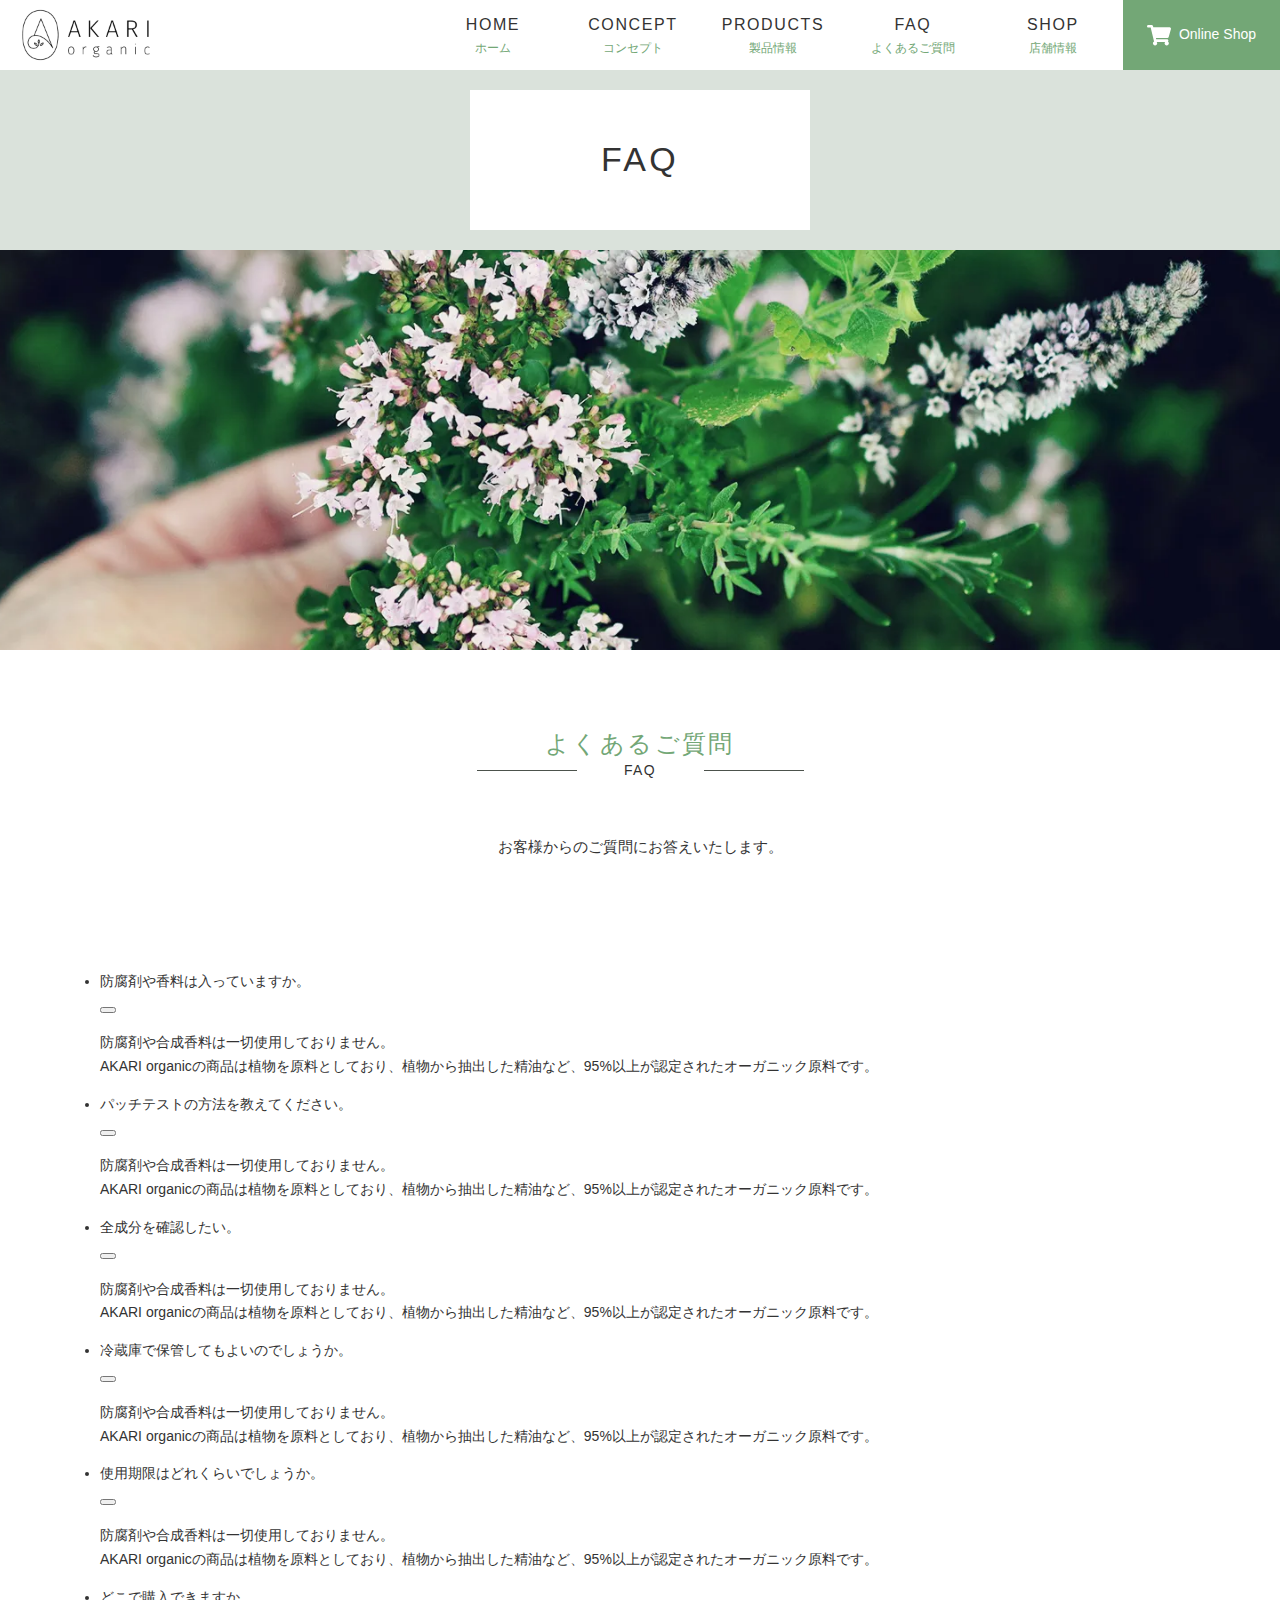
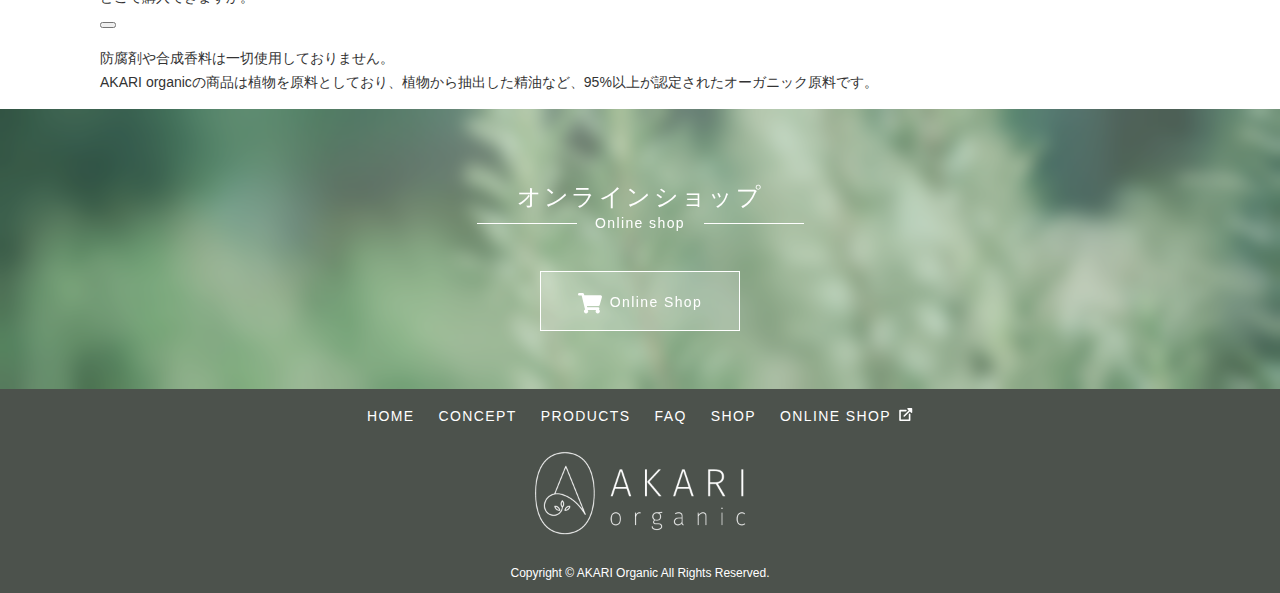
<file: faq.html>
<!DOCTYPE html>
<html lang="ja">

<head>
    <meta charset="UTF-8">
    <meta name="viewport" content="width=device-width, initial-scale=1.0">
    <title>FAQ</title>
    <link rel="stylesheet" href="css/style.min.css">
    <script src="js/script.js" defer></script>
</head>

<body>
    <!-- ヘッダーここから -->
    <header class="l-header">
        <h1 class="l-header__logo">
            <a href="index.html">
                <img src="img/common/logo.webp" alt="AKARI Organic">
            </a>
        </h1>

        <button class="l-header__navBtn" type="button">
            <span></span>
        </button>

        <nav class="l-header__nav">
            <button class="l-header__navClose" type="button"></button>
            <p class="l-header__navLogo">
                <img src="img/common/logo-menu.webp" alt="AKARI Organic">
            </p>
            <ul class="l-header__navList">
                <li class="l-header__navItem">
                    <a href="index.html">
                        <span class="l-header__navItemEn">Home
                        </span>
                        <span class="l-header__navItemJa">ホーム</span>
                    </a>
                </li>
                <li class="l-header__navItem">
                    <a href="concept.html">
                        <span class="l-header__navItemEn">Concept
                        </span>
                        <span class="l-header__navItemJa">コンセプト</span>
                    </a>
                </li>
                <li class="l-header__navItem">
                    <a href="products.html">
                        <span class="l-header__navItemEn">Products
                        </span>
                        <span class="l-header__navItemJa">製品情報</span>
                    </a>
                </li>
                <li class="l-header__navItem">
                    <a href="faq.html">
                        <span class="l-header__navItemEn">FAQ
                        </span>
                        <span class="l-header__navItemJa">よくあるご質問</span>
                    </a>
                </li>
                <li class="l-header__navItem">
                    <a href="shop.html">
                        <span class="l-header__navItemEn">Shop</span>
                        <span class="l-header__navItemJa">店舗情報</span>
                    </a>
                </li>
            </ul>
            <div class="l-header__onlineShop">
                <a href="#" target="_blank" class="l-header__onlineShopSp">Online Shop</a>
                <a href="#" target="_blank" class="l-header__onlineShopPc">
                    Online Shop
                </a>
            </div>
        </nav>
    </header>
    <!-- ヘッダーここまで -->

    <main>
        <!-- ページタイトル・FAQ -->
        <div class="c-pageTitle">
            <div class="c-pageTitle__heading">
                <h1 class="c-pageTitle__headingText">FAQ</h1>
            </div>
            <div class="c-pageTitle__img">
                <img src="img/faq/page-title-faq.webp" alt="">
            </div>
        </div>
        <!-- ページタイトル・ここまで -->

<!-- よくあるご質問・見出し -->
        <section class="p-component">
            <div class="l-container">
                <h2 class="c-sectionTitle">
                    <span class="c-sectionTitle__ja">よくあるご質問</span>
                    <span class="c-sectionTitle__en">FAQ</span>
                </h2>
                <div class="p-component__text">

                    <p style="text-align:center">
                        お客様からのご質問にお答えいたします。
                    </p>
                </div>
            </div>
        </section>

        <!-- ここにアコーディオンのFAQを入れる予定。 -->
         <section class="p-faq">
    <div class="l-container">
        <ul class="p-faq__list">
            <li class="p-faq__listItem">
                <div class="p-faq__listQ">
                    <p class="p-faq__text">防腐剤や香料は入っていますか。</p>
                    <button class="p-faq__listBtn" type="button"></button>
                </div>
                <div class="p-faq__listA">
                    <div class="p-faq__listAInner">
                        <p class="p-faq__text">
                            防腐剤や合成香料は一切使用しておりません。<br>
                            AKARI organicの商品は植物を原料としており、植物から抽出した精油など、95%以上が認定されたオーガニック原料です。
                        </p>
                    </div>
                </div>
            </li>
            <li class="p-faq__listItem">
                <div class="p-faq__listQ">
                    <p class="p-faq__text">パッチテストの方法を教えてください。</p>
                    <button class="p-faq__listBtn" type="button"></button>
                </div>
                <div class="p-faq__listA">
                    <div class="p-faq__listAInner">
                        <p class="p-faq__text">
                            防腐剤や合成香料は一切使用しておりません。<br>
                            AKARI organicの商品は植物を原料としており、植物から抽出した精油など、95%以上が認定されたオーガニック原料です。
                        </p>
                    </div>
                </div>
            </li>
            <li class="p-faq__listItem">
                <div class="p-faq__listQ">
                    <p class="p-faq__text">全成分を確認したい。</p>
                    <button class="p-faq__listBtn" type="button"></button>
                </div>
                <div class="p-faq__listA">
                    <div class="p-faq__listAInner">
                        <p class="p-faq__text">
                            防腐剤や合成香料は一切使用しておりません。<br>
                            AKARI organicの商品は植物を原料としており、植物から抽出した精油など、95%以上が認定されたオーガニック原料です。
                        </p>
                    </div>
                </div>
            </li>
            <li class="p-faq__listItem">
                <div class="p-faq__listQ">
                    <p class="p-faq__text">冷蔵庫で保管してもよいのでしょうか。</p>
                    <button class="p-faq__listBtn" type="button"></button>
                </div>
                <div class="p-faq__listA">
                    <div class="p-faq__listAInner">
                        <p class="p-faq__text">
                            防腐剤や合成香料は一切使用しておりません。<br>
                            AKARI organicの商品は植物を原料としており、植物から抽出した精油など、95%以上が認定されたオーガニック原料です。
                        </p>
                    </div>
                </div>
            </li>
            <li class="p-faq__listItem">
                <div class="p-faq__listQ">
                    <p class="p-faq__text">使用期限はどれくらいでしょうか。</p>
                    <button class="p-faq__listBtn" type="button"></button>
                </div>
                <div class="p-faq__listA">
                    <div class="p-faq__listAInner">
                        <p class="p-faq__text">
                            防腐剤や合成香料は一切使用しておりません。<br>
                            AKARI organicの商品は植物を原料としており、植物から抽出した精油など、95%以上が認定されたオーガニック原料です。
                        </p>
                    </div>
                </div>
            </li>
            <li class="p-faq__listItem">
                <div class="p-faq__listQ">
                    <p class="p-faq__text">どこで購入できますか。</p>
                    <button class="p-faq__listBtn" type="button"></button>
                </div>
                <div class="p-faq__listA">
                    <div class="p-faq__listAInner">
                        <p class="p-faq__text">
                            防腐剤や合成香料は一切使用しておりません。<br>
                            AKARI organicの商品は植物を原料としており、植物から抽出した精油など、95%以上が認定されたオーガニック原料です。
                        </p>
                    </div>
                </div>
            </li>
            
        </ul>
    </div>
</section>
<!-- ここにアコーディオンのFAQを入れる予定。ここまで -->

        <!-- オンラインショップ -->
        <section class="c-onlineShop">
            <h2 class="c-sectionTitle c-sectionTitle--white">
                <span class="c-sectionTitle__ja">オンラインショップ</span>
                <span class="c-sectionTitle__en">Online shop</span>
            </h2>
            <a href="#" class="c-btn c-btn--white c-btn--icon c-btn--cart c-btn--shadeDown" target="_blank">Online Shop</a>
        </section>
    </main>

    <nav class="c-footerNav">
        <ul class="c-footerNav__list">
            <li class="c-footerNav__listItem"><a href="index.html">Home</a></li>
            <li class="c-footerNav__listItem"><a href="concept.html">Concept</a></li>
            <li class="c-footerNav__listItem"><a href="products.html">Products</a></li>
            <li class="c-footerNav__listItem"><a href="faq.html">Faq</a></li>
            <li class="c-footerNav__listItem"><a href="shop.html">Shop</a></li>
            <li class="c-footerNav__listItem"><a href="#" target="_blank" class="c-footerNav__outerLink">Online Shop</a>
            </li>
        </ul>
    </nav>

<footer class="l-footer">
        <div class="l-footer__logo">
            <img src="img/common/logo-white.webp" alt="AKARI Organic">
        </div>
        <small class="l-footer__copyright">
            Copyright &copy; AKARI Organic All Rights Reserved.
        </small>
    </footer>

</body>

</html>
</file>
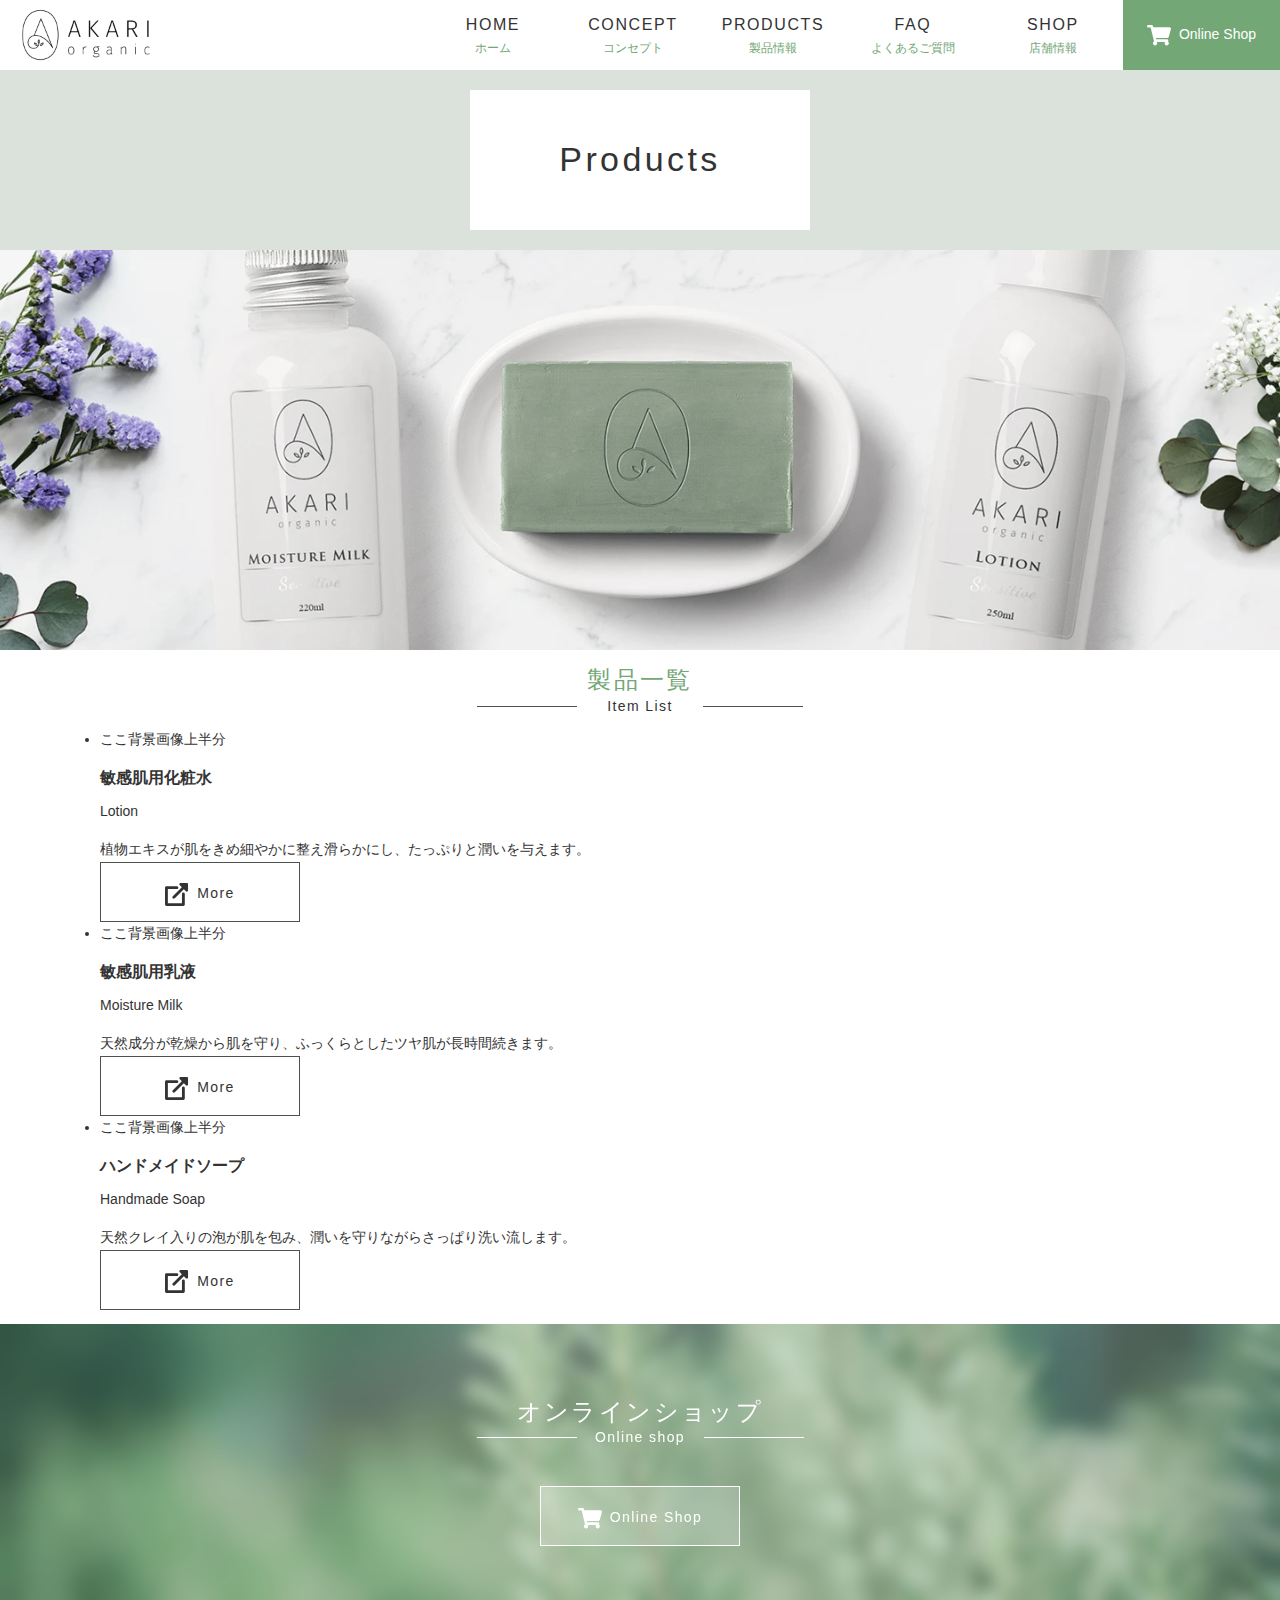
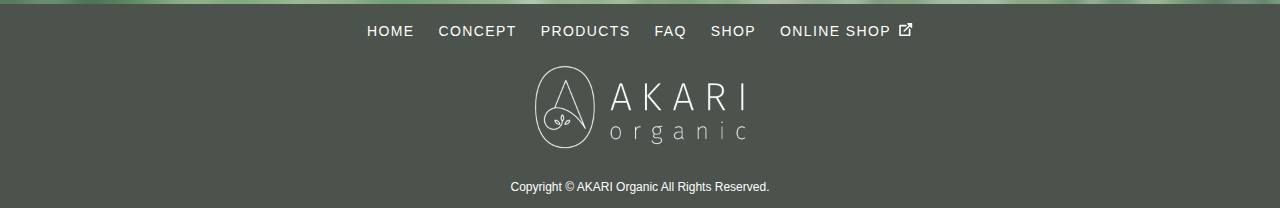
<file: products.html>
<!DOCTYPE html>
<html lang="ja">

<head>
    <meta charset="UTF-8">
    <meta name="viewport" content="width=device-width, initial-scale=1.0">
    <title>Products</title>
    <link rel="stylesheet" href="css/style.min.css">
    <script src="js/script.js" defer></script>
</head>

<body>
    <!-- ヘッダーここから -->
    <header class="l-header">
        <h1 class="l-header__logo">
            <a href="index.html">
                <img src="img/common/logo.webp" alt="AKARI Organic">
            </a>
        </h1>

        <button class="l-header__navBtn" type="button">
            <span></span>
        </button>

        <nav class="l-header__nav">
            <button class="l-header__navClose" type="button"></button>
            <p class="l-header__navLogo">
                <img src="img/common/logo-menu.webp" alt="AKARI Organic">
            </p>
            <ul class="l-header__navList">
                <li class="l-header__navItem">
                    <a href="index.html">
                        <span class="l-header__navItemEn">Home
                        </span>
                        <span class="l-header__navItemJa">ホーム</span>
                    </a>
                </li>
                <li class="l-header__navItem">
                    <a href="concept.html">
                        <span class="l-header__navItemEn">Concept
                        </span>
                        <span class="l-header__navItemJa">コンセプト</span>
                    </a>
                </li>
                <li class="l-header__navItem">
                    <a href="products.html">
                        <span class="l-header__navItemEn">Products
                        </span>
                        <span class="l-header__navItemJa">製品情報</span>
                    </a>
                </li>
                <li class="l-header__navItem">
                    <a href="faq.html">
                        <span class="l-header__navItemEn">FAQ
                        </span>
                        <span class="l-header__navItemJa">よくあるご質問</span>
                    </a>
                </li>
                <li class="l-header__navItem">
                    <a href="shop.html">
                        <span class="l-header__navItemEn">Shop</span>
                        <span class="l-header__navItemJa">店舗情報</span>
                    </a>
                </li>
            </ul>
            <div class="l-header__onlineShop">
                <a href="#" target="_blank" class="l-header__onlineShopSp">Online Shop</a>
                <a href="#" target="_blank" class="l-header__onlineShopPc">
                    Online Shop
                </a>
            </div>
        </nav>
    </header>
    <!-- ヘッダーここまで -->

    <main>
        <!-- ページタイトル・Concept -->
        <div class="c-pageTitle">
            <div class="c-pageTitle__heading">
                <h1 class="c-pageTitle__headingText">Products</h1>
            </div>
            <div class="c-pageTitle__img">
                <img src="img/products/page-title-product-list.webp" alt="">
            </div>
        </div>
        <!-- ページタイトル・ここまで -->



        <!-- アイテムリスト -->
        <section class="p-productItem">
            <div class="l-container">
                <h2 class="c-sectionTitle">
                    <span class="c-sectionTitle__ja">製品一覧</span>
                    <span class="c-sectionTitle__en">Item List</span>
                </h2>

                <!-- ここからリスト構造＋前面に重ねるカード -->

                <ul class="p-productItem__list">

                    <li class="p-productItem__listItem">

                        <!-- 上半分：背景画像 -->
                        <div class="p-productItem__listImg p-productItem__listImg--type01">ここ背景画像上半分</div>

                        <!-- 前面に重ねるカード -->
                        <div class="p-productItem__listDescription">
                            
                            <div class="p-productItem__listHeader">
                                <!-- listHeaderはPC用レイアウトにだけ使う -->
                            <h3 class="p-productItem__listTitle">敏感肌用化粧水</h3>
                            <p class="p-productItem__listSub">Lotion</p>
                            </div>

                            <p class="p-productItem__listText">
                                植物エキスが肌をきめ細やかに整え滑らかにし、たっぷりと潤いを与えます。
                            </p>
                            <a href="detail.html"  class="c-btn c-btn--icon c-btn--outerlink">More</a>
                        </div>

                    </li>

                    <li class="p-productItem__listItem">

                        <!-- 上半分：背景画像 -->
                        <div class="p-productItem__listImg p-productItem__listImg--type02">ここ背景画像上半分</div>

                        <!-- 前面に重ねるカード -->
                        <div class="p-productItem__listDescription">
                            
                            <div class="p-productItem__listHeader">
                                <!-- listHeaderはPC用レイアウトにだけ使う -->
                            <h3 class="p-productItem__listTitle">敏感肌用乳液</h3>
                            <p class="p-productItem__listSub">Moisture Milk</p>
                            </div>

                            <p class="p-productItem__listText">
                                天然成分が乾燥から肌を守り、ふっくらとしたツヤ肌が長時間続きます。
                            </p>
                            <a href="detail.html"  class="c-btn c-btn--icon c-btn--outerlink">More</a>
                        </div>

                    </li>

                    <li class="p-productItem__listItem">

                        <!-- 上半分：背景画像 -->
                        <div class="p-productItem__listImg p-productItem__listImg--type03">ここ背景画像上半分</div>

                        <!-- 前面に重ねるカード -->
                        <div class="p-productItem__listDescription">
                            
                            <div class="p-productItem__listHeader">
                                <!-- listHeaderはPC用レイアウトにだけ使う -->
                            <h3 class="p-productItem__listTitle">ハンドメイドソープ</h3>
                            <p class="p-productItem__listSub">Handmade Soap</p>
                            </div>

                            <p class="p-productItem__listText">
                                天然クレイ入りの泡が肌を包み、潤いを守りながらさっぱり洗い流します。
                            </p>
                            <a href="detail.html"  class="c-btn c-btn--icon c-btn--outerlink">More</a>
                        </div>

                    </li>
                </ul>
        </section>





        <!-- オンラインショップ -->
        <section class="c-onlineShop">
            <h2 class="c-sectionTitle c-sectionTitle--white">
                <span class="c-sectionTitle__ja">オンラインショップ</span>
                <span class="c-sectionTitle__en">Online shop</span>
            </h2>
            <a href="#" class="c-btn c-btn--white c-btn--icon c-btn--cart c-btn--shadeDown" target="_blank">Online Shop</a>
        </section>

    </main>


    <nav class="c-footerNav">
        <ul class="c-footerNav__list">
            <li class="c-footerNav__listItem"><a href="index.html">Home</a></li>
            <li class="c-footerNav__listItem"><a href="concept.html">Concept</a></li>
            <li class="c-footerNav__listItem"><a href="products.html">Products</a></li>
            <li class="c-footerNav__listItem"><a href="faq.html">Faq</a></li>
            <li class="c-footerNav__listItem"><a href="shop.html">Shop</a></li>
            <li class="c-footerNav__listItem"><a href="#" target="_blank" class="c-footerNav__outerLink">Online Shop</a>
            </li>
        </ul>
    </nav>

    <footer class="l-footer">
        <div class="l-footer__logo">
            <img src="img/common/logo-white.webp" alt="AKARI Organic">
        </div>
        <small class="l-footer__copyright">
            Copyright &copy; AKARI Organic All Rights Reserved.
        </small>
    </footer>

</body>

</html>
</file>
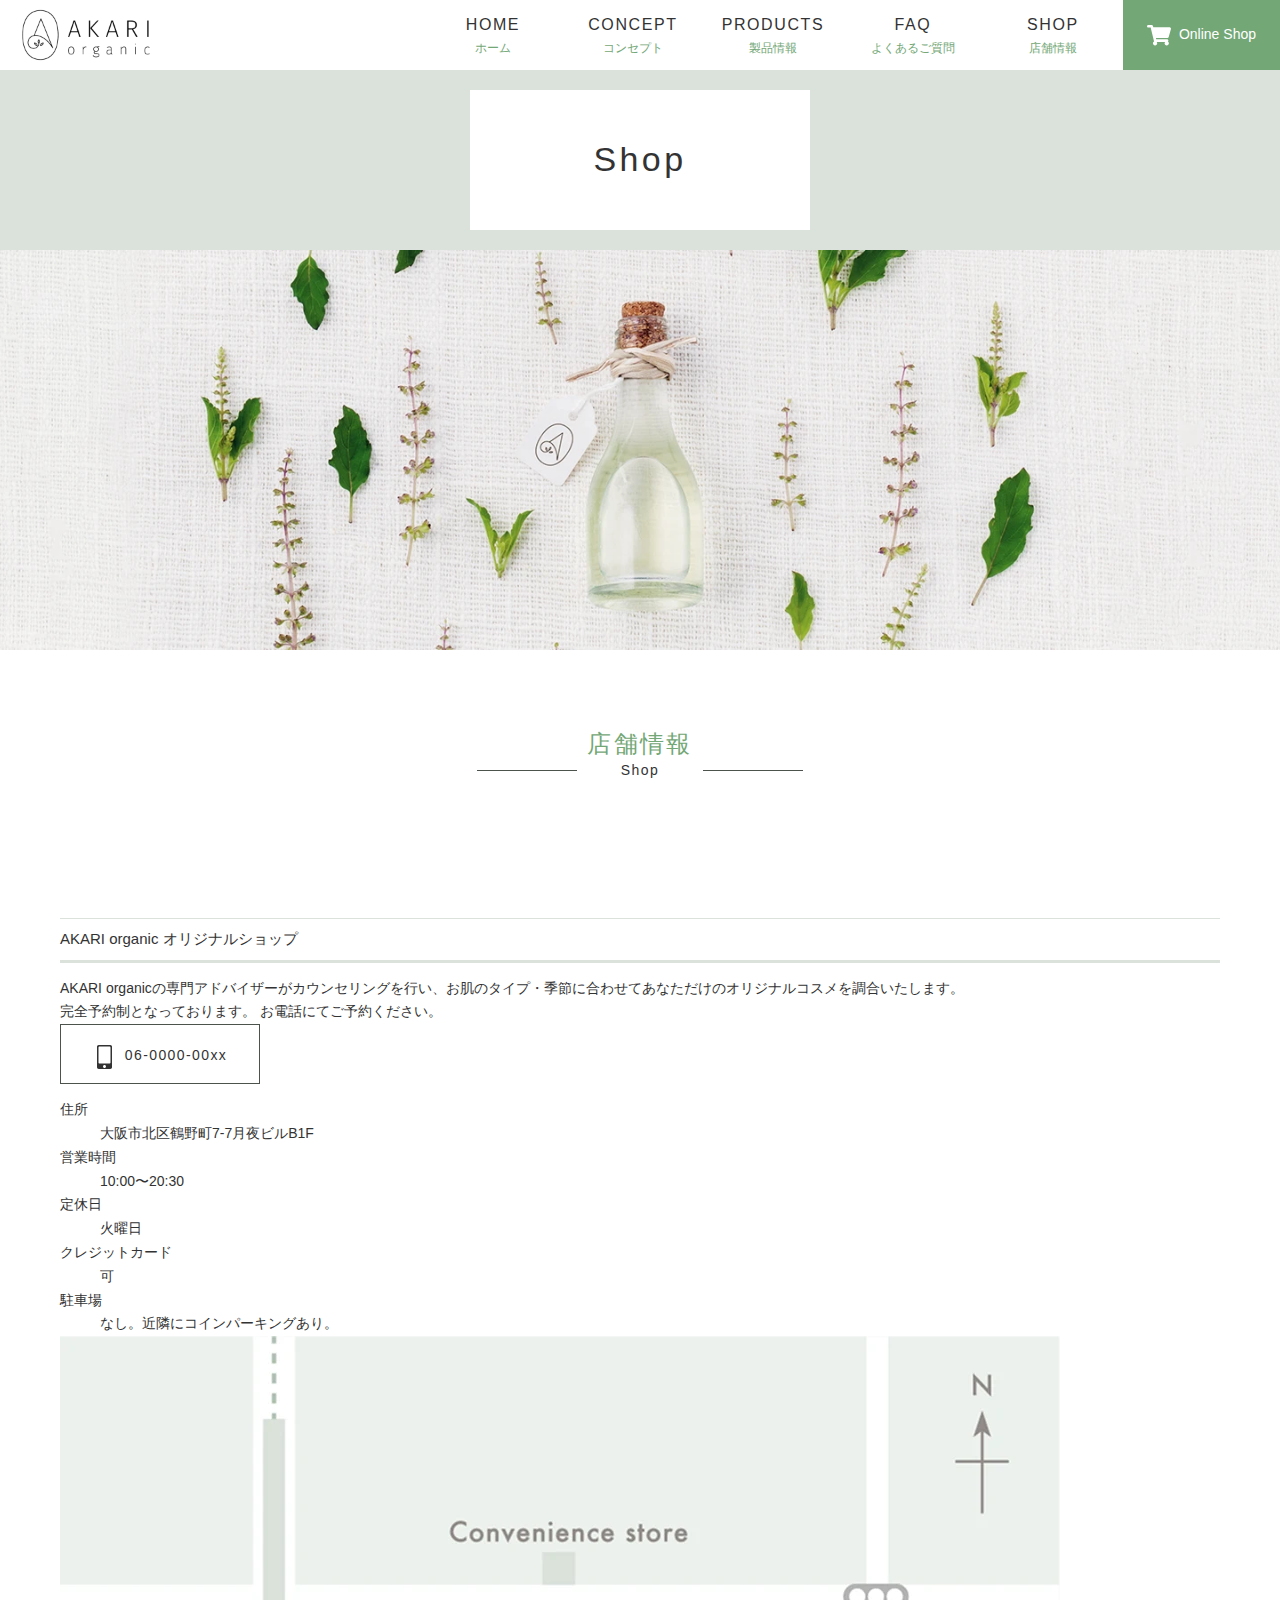
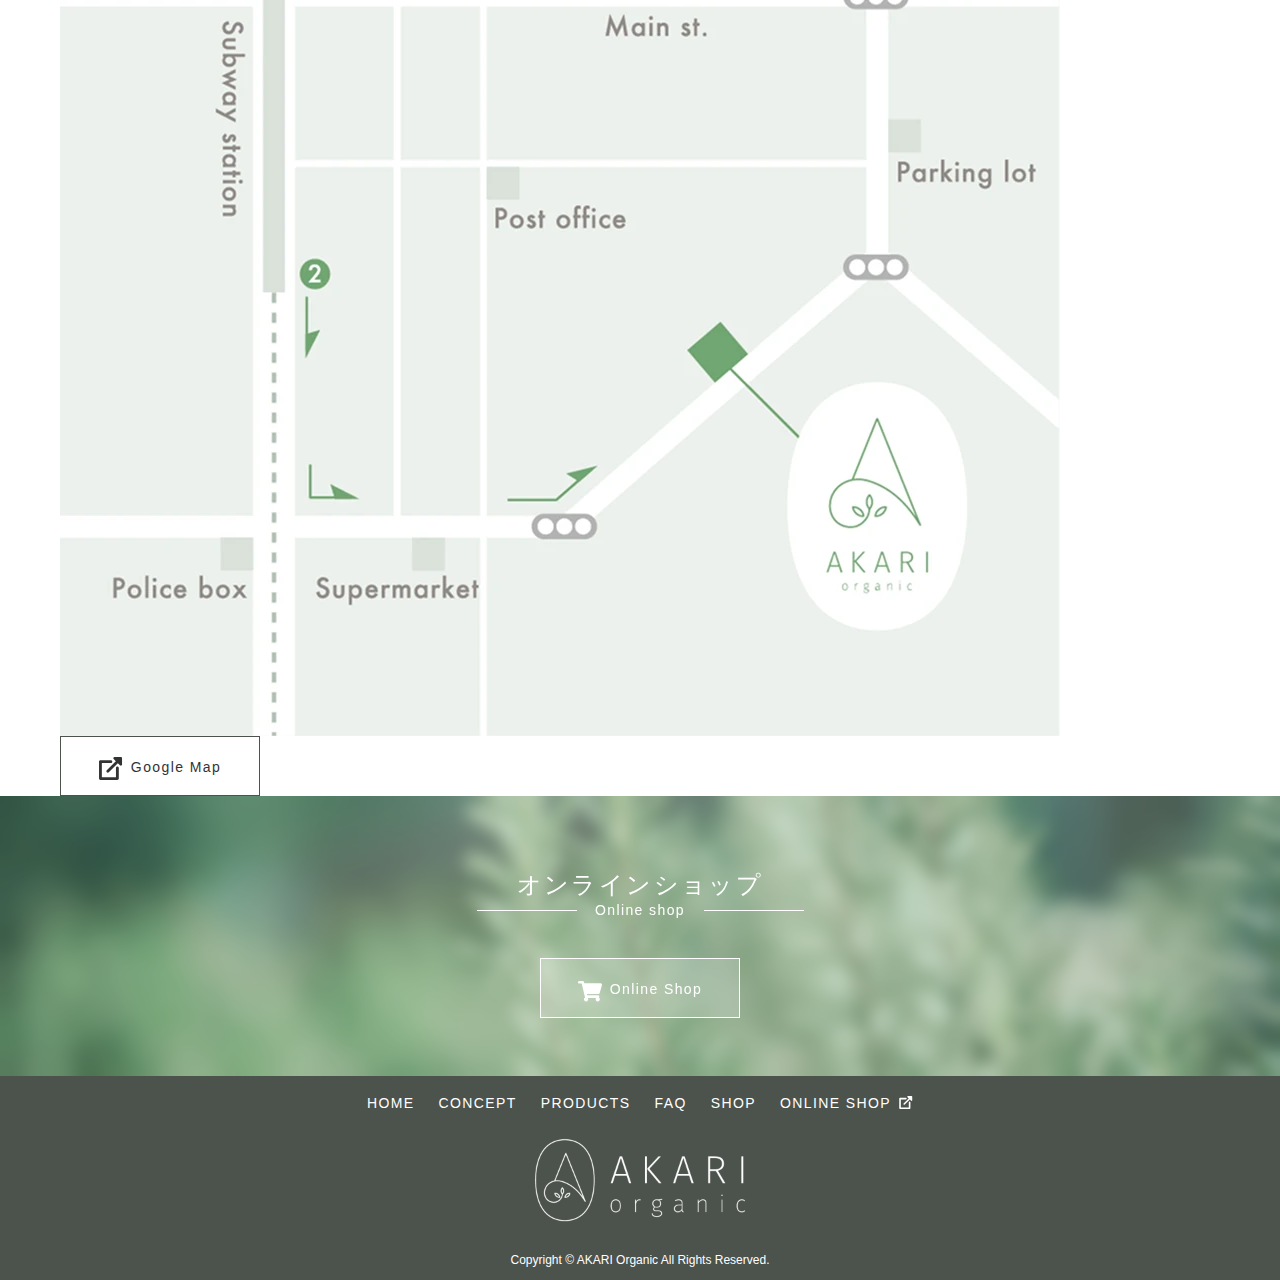
<file: shop.html>
<!DOCTYPE html>
<html lang="ja">

<head>
    <meta charset="UTF-8">
    <meta name="viewport" content="width=device-width, initial-scale=1.0">
    <title>Shop</title>
    <link rel="stylesheet" href="css/style.min.css">
    <script src="js/script.js" defer></script>
</head>

<body>
    <!-- ヘッダーここから -->
    <header class="l-header">
        <h1 class="l-header__logo">
            <a href="index.html">
                <img src="img/common/logo.webp" alt="AKARI Organic">
            </a>
        </h1>

        <button class="l-header__navBtn" type="button">
            <span></span>
        </button>

        <nav class="l-header__nav">
            <button class="l-header__navClose" type="button"></button>
            <p class="l-header__navLogo">
                <img src="img/common/logo-menu.webp" alt="AKARI Organic">
            </p>
            <ul class="l-header__navList">
                <li class="l-header__navItem">
                    <a href="index.html">
                        <span class="l-header__navItemEn">Home
                        </span>
                        <span class="l-header__navItemJa">ホーム</span>
                    </a>
                </li>
                <li class="l-header__navItem">
                    <a href="concept.html">
                        <span class="l-header__navItemEn">Concept
                        </span>
                        <span class="l-header__navItemJa">コンセプト</span>
                    </a>
                </li>
                <li class="l-header__navItem">
                    <a href="products.html">
                        <span class="l-header__navItemEn">Products
                        </span>
                        <span class="l-header__navItemJa">製品情報</span>
                    </a>
                </li>
                <li class="l-header__navItem">
                    <a href="faq.html">
                        <span class="l-header__navItemEn">FAQ
                        </span>
                        <span class="l-header__navItemJa">よくあるご質問</span>
                    </a>
                </li>
                <li class="l-header__navItem">
                    <a href="shop.html">
                        <span class="l-header__navItemEn">Shop</span>
                        <span class="l-header__navItemJa">店舗情報</span>
                    </a>
                </li>
            </ul>
            <div class="l-header__onlineShop">
                <a href="#" target="_blank" class="l-header__onlineShopSp">Online Shop</a>
                <a href="#" target="_blank" class="l-header__onlineShopPc">
                    Online Shop
                </a>
            </div>
        </nav>
    </header>
    <!-- ヘッダーここまで -->


    <main>
        <!-- ページタイトル・Shop -->
        <div class="c-pageTitle">
            <div class="c-pageTitle__heading">
                <h1 class="c-pageTitle__headingText">Shop</h1>
            </div>
            <div class="c-pageTitle__img">
                <img src="img/shop/page-title-shop.webp" alt="">
            </div>
        </div>
        <!-- ページタイトル・ここまで -->


        <!-- 店舗情報・見出し -->
        <section class="p-component">
            <div class="l-container">
                <h2 class="c-sectionTitle">
                    <span class="c-sectionTitle__ja">店舗情報</span>
                    <span class="c-sectionTitle__en">Shop</span>
                </h2>

            </div>
        </section>

        <!-- 店舗情報・詳細ここから -->
        <section class="p-shop">
            <div class="l-container">
                <div class="p-shop__information">

                    <div class="p-shop__textGroup">
                    <div class="p-shop__description">
                        <h4 class="c-headingSub">AKARI organic オリジナルショップ</h4>
                        <p class="p-shop__descriptionText">
                            AKARI organicの専門アドバイザーがカウンセリングを行い、お肌のタイプ・季節に合わせてあなただけのオリジナルコスメを調合いたします。<br>
                            完全予約制となっております。 お電話にてご予約ください。
                        </p>
                        <a href="tel:06000000xx" class="c-btn c-btn--icon c-btn--phone c-btn--round">06-0000-00xx</a>
                    </div>

                    <div class="p-shop__informationDetail">
                        <dl class="p-shop__list">
                            <div class="p-shop__listItem">
                                <dt class="p-shop__listTitle">住所</dt>
                                <dd class="p-shop__listData">大阪市北区鶴野町7-7月夜ビルB1F</dd>
                            </div>
                            <div class="p-shop__listItem">
                                <dt class="p-shop__listTitle">営業時間</dt>
                                <dd class="p-shop__listData">10:00〜20:30</dd>
                            </div>
                            <div class="p-shop__listItem">
                                <dt class="p-shop__listTitle">定休日</dt>
                                <dd class="p-shop__listData">火曜日</dd>
                            </div>
                            <div class="p-shop__listItem">
                                <dt class="p-shop__listTitle">クレジットカード</dt>
                                <dd class="p-shop__listData">可</dd>
                            </div>
                            <div class="p-shop__listItem">
                                <dt class="p-shop__listTitle">駐車場</dt>
                                <dd class="p-shop__listData">なし。近隣にコインパーキングあり。</dd>
                            </div>
                        </dl>
                    </div>
                    </div>
                    
                    <div class="p-shop__mapGroup">
                    <div class="p-shop__informationMap">
                        <img src="img/shop/shop-map.webp" alt="店舗マップ">
                    </div>
                    <div class="p-shop__informationMapLink">
                        <a href="https://www.google.co.jp/" class="c-btn c-btn--icon c-btn--outerlink" target="_blank">Google Map</a>
                    </div>
                    </div>

                </div>
            </div>
        </section>
        <!-- 店舗情報・詳細ここまで -->


        <!-- オンラインショップ -->
        <section class="c-onlineShop">
            <h2 class="c-sectionTitle c-sectionTitle--white">
                <span class="c-sectionTitle__ja">オンラインショップ</span>
                <span class="c-sectionTitle__en">Online shop</span>
            </h2>
            <a href="#" class="c-btn c-btn--white c-btn--icon c-btn--cart c-btn--shadeDown" target="_blank">Online
                Shop</a>
        </section>
    </main>

    <nav class="c-footerNav">
        <ul class="c-footerNav__list">
            <li class="c-footerNav__listItem"><a href="index.html">Home</a></li>
            <li class="c-footerNav__listItem"><a href="concept.html">Concept</a></li>
            <li class="c-footerNav__listItem"><a href="products.html">Products</a></li>
            <li class="c-footerNav__listItem"><a href="faq.html">Faq</a></li>
            <li class="c-footerNav__listItem"><a href="shop.html">Shop</a></li>
            <li class="c-footerNav__listItem"><a href="#" target="_blank" class="c-footerNav__outerLink">Online Shop</a>
            </li>
        </ul>
    </nav>

    <footer class="l-footer">
        <div class="l-footer__logo">
            <img src="img/common/logo-white.webp" alt="AKARI Organic">
        </div>
        <small class="l-footer__copyright">
            Copyright &copy; AKARI Organic All Rights Reserved.
        </small>
    </footer>

</body>

</html>
</file>
<file: css/style.min.css>
:root {
  --base-color: #FDF7F3;
  --base-color: #FDF7F3;
  --main-color: #73A776;
  --sub-color1: #FDF7F3;
  --gray1: #9A9A9A;
  --gray2: #4C524C;
  --sub-color2: #DAE2DB;
  --sub-color3: #F0F5F0;
  --text-color: #333333;
  --white: #FFFFFF;
  --font-family-ja: "Noto Sans JP", "Hiragino Kaku Gothic ProN", "Hiragino Sans", "Meiryo", sans-serif;
  --font-family-en: Arial, sans-serif;
  --col-width: 5.4;
  --col-gap: 3.2;
}

/* Box sizing rules */
*,
*::before,
*::after {
  box-sizing: border-box;
}

/* Prevent font size inflation */
html {
  -moz-text-size-adjust: none;
  -webkit-text-size-adjust: none;
  text-size-adjust: none;
}

/* Remove default margin in favour of better control in authored CSS */
body,
h1,
h2,
h3,
h4,
p,
figure,
blockquote,
dl,
dd {
  margin-block-end: 0;
}

/* Remove list styles on ul, ol elements with a list role, which suggests default styling will be removed */
ul[role=list],
ol[role=list] {
  list-style: none;
}

/* Set core body defaults */
body {
  min-height: 100vh;
  line-height: 1.5;
}

/* Set shorter line heights on headings and interactive elements */
h1,
h2,
h3,
h4,
button,
input,
label {
  line-height: 1.1;
}

/* Balance text wrapping on headings */
h1,
h2,
h3,
h4 {
  text-wrap: balance;
}

/* A elements that don't have a class get default styles */
a:not([class]) {
  -webkit-text-decoration-skip: ink;
          text-decoration-skip-ink: auto;
  color: currentColor;
}

/* Make images easier to work with */
img,
picture {
  max-width: 100%;
  display: block;
}

/* Inherit fonts for inputs and buttons */
input,
button,
textarea,
select {
  font-family: inherit;
  font-size: inherit;
}

/* Make sure textareas without a rows attribute are not tiny */
textarea:not([rows]) {
  min-height: 10em;
}

/* Anything that has been anchored to should have extra scroll margin */
:target {
  scroll-margin-block: 5ex;
}

html {
  scroll-behavior: smooth;
  font-size: 62.5%;
}

body {
  font-family: var(--font-family-ja);
  font-size: 1.4rem;
  font-weight: 400;
  line-height: 1.7;
  color: var(--text-color);
  margin: 0;
  padding-top: 70px;
}

a {
  color: var(--main-color);
  text-decoration: none;
}

img {
  height: auto;
}

.l-columns {
  display: flex;
  flex-wrap: wrap;
  -moz-column-gap: calc(var(--col-gap) * 1%);
       column-gap: calc(var(--col-gap) * 1%);
}
.l-columns--start {
  justify-content: start;
}
.l-columns--center {
  justify-content: center;
}
.l-columns--end {
  justify-content: end;
}
.l-columns--between {
  justify-content: space-between;
}
.l-columns--evenly {
  justify-content: space-evenly;
}
.l-columns--around {
  justify-content: space-around;
}
.l-columns > * {
  width: 100%;
}
.l-columns__col1 {
  width: calc(var(--col-width) * 1 * 1%);
}
.l-columns__col2 {
  width: calc(var(--col-width) * 2 * 1% + var(--col-gap) * 1 * 1%);
}
.l-columns__col3 {
  width: calc(var(--col-width) * 3 * 1% + var(--col-gap) * 2 * 1%);
}
.l-columns__col4 {
  width: calc(var(--col-width) * 4 * 1% + var(--col-gap) * 3 * 1%);
}
.l-columns__col5 {
  width: calc(var(--col-width) * 5 * 1% + var(--col-gap) * 4 * 1%);
}
.l-columns__col6 {
  width: calc(var(--col-width) * 6 * 1% + var(--col-gap) * 5 * 1%);
}
.l-columns__col7 {
  width: calc(var(--col-width) * 7 * 1% + var(--col-gap) * 6 * 1%);
}
.l-columns__col8 {
  width: calc(var(--col-width) * 8 * 1% + var(--col-gap) * 7 * 1%);
}
.l-columns__col9 {
  width: calc(var(--col-width) * 9 * 1% + var(--col-gap) * 8 * 1%);
}
.l-columns__col10 {
  width: calc(var(--col-width) * 10 * 1% + var(--col-gap) * 9 * 1%);
}
.l-columns__col11 {
  width: calc(var(--col-width) * 11 * 1% + var(--col-gap) * 10 * 1%);
}
.l-columns__col12 {
  width: calc(var(--col-width) * 12 * 1% + var(--col-gap) * 11 * 1%);
}
@media screen and (min-width: 768px) {
  .l-columns__col1--pc {
    width: calc(var(--col-width) * 1 * 1%);
  }
  .l-columns__col2--pc {
    width: calc(var(--col-width) * 2 * 1% + var(--col-gap) * 1 * 1%);
  }
  .l-columns__col3--pc {
    width: calc(var(--col-width) * 3 * 1% + var(--col-gap) * 2 * 1%);
  }
  .l-columns__col4--pc {
    width: calc(var(--col-width) * 4 * 1% + var(--col-gap) * 3 * 1%);
  }
  .l-columns__col5--pc {
    width: calc(var(--col-width) * 5 * 1% + var(--col-gap) * 4 * 1%);
  }
  .l-columns__col6--pc {
    width: calc(var(--col-width) * 6 * 1% + var(--col-gap) * 5 * 1%);
  }
  .l-columns__col7--pc {
    width: calc(var(--col-width) * 7 * 1% + var(--col-gap) * 6 * 1%);
  }
  .l-columns__col8--pc {
    width: calc(var(--col-width) * 8 * 1% + var(--col-gap) * 7 * 1%);
  }
  .l-columns__col9--pc {
    width: calc(var(--col-width) * 9 * 1% + var(--col-gap) * 8 * 1%);
  }
  .l-columns__col10--pc {
    width: calc(var(--col-width) * 10 * 1% + var(--col-gap) * 9 * 1%);
  }
  .l-columns__col11--pc {
    width: calc(var(--col-width) * 11 * 1% + var(--col-gap) * 10 * 1%);
  }
  .l-columns__col12--pc {
    width: calc(var(--col-width) * 12 * 1% + var(--col-gap) * 11 * 1%);
  }
}

.l-container {
  padding-inline: 24px;
  margin-inline: auto;
  max-width: 1208px;
}

.l-header {
  background-color: var(--white);
  height: 70px;
  position: fixed;
  top: 0;
  left: 0;
  width: 100%;
  padding-inline: 24px 14px;
  display: flex;
  justify-content: space-between;
  align-items: center;
  z-index: 1000;
}
.l-header__logo {
  width: 140px;
  margin: 0;
  flex-shrink: 0;
}
.l-header__navBtn {
  width: 44px;
  height: 44px;
  border: none;
  background: none;
  flex-shrink: 0;
  position: relative;
}
.l-header__navBtn span, .l-header__navBtn::before, .l-header__navBtn::after {
  content: "";
  width: 24px;
  height: 2px;
  background-color: var(--main-color);
  display: flex;
  position: absolute;
  top: 50%;
  left: 50%;
  translate: -50% -50%;
}
.l-header__navBtn::before {
  top: calc(50% - 9px);
}
.l-header__navBtn::after {
  top: calc(50% + 9px);
}
.l-header__nav {
  position: fixed;
  inset: 0;
  background-color: var(--main-color);
  display: flex;
  justify-content: center;
  align-items: center;
  flex-direction: column;
  visibility: hidden;
  opacity: 0;
  transition: 0.3s;
}
body.is-open .l-header__nav {
  visibility: visible;
  opacity: 1;
}

.l-header__navClose {
  position: absolute;
  right: 16px;
  top: 16px;
  width: 44px;
  height: 44px;
  border: none;
  background: none;
}
.l-header__navClose::before, .l-header__navClose::after {
  content: "";
  width: 20px;
  height: 2px;
  background-color: var(--white);
  position: absolute;
  left: 50%;
  top: 50%;
  translate: -50% -50%;
}
.l-header__navClose::before {
  rotate: 45deg;
}
.l-header__navClose::after {
  rotate: -45deg;
}
.l-header__navLogo {
  width: 110px;
  margin-bottom: 16px;
}
.l-header__navList {
  list-style: none;
  margin: 0;
  margin-bottom: 40px;
  padding: 0;
  display: flex;
  flex-direction: column;
  text-align: center;
}
.l-header__navList a {
  display: block;
  padding-block: 12px;
  color: var(--white);
}
.l-header__navItemEn, .l-header__navItemJa {
  display: block;
}
.l-header__navItemEn {
  font-family: var(--font-family-en);
  font-size: 1.6rem;
  letter-spacing: 0.1em;
  text-transform: uppercase;
}
.l-header__navItemJa {
  font-size: 1.2rem;
}
.l-header__onlineShopPc {
  display: none;
}
@media screen and (min-width: 768px) {
  .l-header {
    padding-inline: 16px 0;
  }
  .l-header__navBtn {
    display: none;
  }
  .l-header__nav {
    position: static;
    background-color: transparent;
    flex-direction: row;
    flex-grow: 1;
    justify-content: end;
    height: 100%;
    visibility: visible;
    opacity: 1;
  }
  .l-header__navClose {
    display: none;
  }
  .l-header__navLogo {
    display: none;
  }
  .l-header__navList {
    flex-direction: row;
    margin-bottom: 0;
    width: 100%;
    justify-content: end;
    height: 100%;
  }
  .l-header__navItem {
    flex: 0 1 140px;
  }
  .l-header__navList a {
    color: var(--text-color);
    padding-block: 0;
    height: 100%;
    display: flex;
    align-items: center;
    justify-content: center;
    flex-direction: column;
  }
  .l-header__navItemJa {
    color: var(--main-color);
  }
  .l-header__onlineShop {
    height: 100%;
  }
  .l-header__onlineShopPc {
    display: flex;
    align-items: center;
    -moz-column-gap: 8px;
         column-gap: 8px;
    height: 100%;
    padding-inline: 24px;
    background-color: var(--main-color);
    color: var(--white);
    white-space: nowrap;
  }
  .l-header__onlineShopPc::before {
    content: "";
    display: block;
    width: 24px;
    height: 24px;
    background-color: var(--white);
    -webkit-mask-image: url(../img/common/icon-shopping-cart.svg);
            mask-image: url(../img/common/icon-shopping-cart.svg);
    -webkit-mask-size: contain;
            mask-size: contain;
    -webkit-mask-repeat: no-repeat;
            mask-repeat: no-repeat;
    -webkit-mask-position: center center;
            mask-position: center center;
  }
  .l-header__onlineShopSp {
    display: none;
  }
}

.l-footer {
  background: var(--gray2);
  padding-top: 14px;
  padding-bottom: 10px;
}
.l-footer__logo {
  width: 230px;
  margin-inline: auto;
  margin-bottom: 20px;
}
.l-footer__copyright {
  display: block;
  text-align: center;
  color: var(--white);
  font-family: var(--font-family-en);
  font-size: 1.2rem;
}

.c-btn {
  display: inline-block;
  width: 200px;
  height: 60px;
  line-height: 60px;
  text-align: center;
  font-family: var(--font-family-en);
  color: var(--text-color);
  letter-spacing: 0.1em;
  background-color: var(--white);
  border: 1px solid var(--gray2);
  position: relative;
  isolation: isolate;
}
.c-btn::after {
  content: "";
  position: absolute;
  width: 100%;
  height: 100%;
  background-color: var(--main-color);
  left: 0;
  top: 0;
  opacity: 0;
  transform: scaleY(0);
  transform-origin: center top;
  z-index: -1;
  transition: 0.3s;
}
.c-btn:hover {
  color: var(--white);
  border-color: var(--main-color);
}
.c-btn:hover::after {
  transform: scaleY(1);
  opacity: 1;
}
.c-btn--white {
  border: 1px solid var(--white);
  background-color: rgba(255, 255, 255, 0.2);
  color: var(--white);
}
.c-btn--white::after {
  content: none;
}
.c-btn--white:hover {
  border-color: var(--white);
}
.c-btn--accent {
  background-color: var(--main-color);
  border-color: var(--main-color);
  color: var(--white);
}
.c-btn--icon::before {
  content: "";
  display: inline-block;
  width: 24px;
  height: 24px;
  background-color: var(--text-color);
  margin-right: 8px;
  -webkit-mask-position: center center;
          mask-position: center center;
  -webkit-mask-repeat: no-repeat;
          mask-repeat: no-repeat;
  -webkit-mask-size: contain;
          mask-size: contain;
  vertical-align: middle;
}
.c-btn--cart::before {
  -webkit-mask-image: url(../img/common/icon-shopping-cart.svg);
          mask-image: url(../img/common/icon-shopping-cart.svg);
}
.c-btn--outerlink::before {
  -webkit-mask-image: url(../img/common/icon-outerlink.svg);
          mask-image: url(../img/common/icon-outerlink.svg);
}
.c-btn--phone::before {
  -webkit-mask-image: url(../img/common/icon-phone.svg);
          mask-image: url(../img/common/icon-phone.svg);
}
.c-btn--icon:hover::before {
  background-color: var(--white);
}
.c-btn--icon.c-btn--white::before {
  background-color: var(--white);
}
.c-btn--icon.c-btn--accent::before {
  background-color: var(--white);
}

.c-sectionTitle {
  text-align: center;
  display: table;
  margin-inline: auto;
  min-width: 327px;
}
.c-sectionTitle__ja {
  font-size: 2.4rem;
  font-weight: 500;
  color: var(--main-color);
  letter-spacing: 0.1em;
  margin-bottom: 5px;
  display: block;
}
.c-sectionTitle__en {
  font-family: var(--font-family-en);
  font-size: 1.4rem;
  letter-spacing: 0.1em;
  display: flex;
  justify-content: space-between;
  align-items: center;
  font-weight: 400;
}
.c-sectionTitle__en::before, .c-sectionTitle__en::after {
  content: "";
  width: 100px;
  height: 1px;
  background-color: var(--gray2);
}
.c-sectionTitle--white .c-sectionTitle__ja {
  color: var(--white);
}
.c-sectionTitle--white .c-sectionTitle__en {
  color: var(--white);
}
.c-sectionTitle--white .c-sectionTitle__en::before, .c-sectionTitle--white .c-sectionTitle__en::after {
  background-color: var(--white);
}

.c-heading {
  font-size: 2.2rem;
  font-weight: 500;
  color: var(--text-color);
  text-align: center;
  position: relative;
  padding-bottom: 10px;
}
.c-heading::after {
  content: "";
  width: 100px;
  height: 2px;
  display: block;
  background-color: var(--text-color);
  position: absolute;
  left: 50%;
  bottom: 0;
  translate: -50% 0;
}
@media screen and (min-width: 768px) {
  .c-heading {
    text-align: start;
  }
  .c-heading::after {
    left: 0;
    translate: 0;
  }
}

.c-headingSub {
  font-size: 1.5rem;
  font-weight: 500;
  padding-block: 12px;
  border-top: 1px solid var(--sub-color2);
  border-bottom: 3px solid var(--sub-color2);
}

.c-onlineShop {
  display: flex;
  flex-direction: column;
  align-items: center;
  justify-content: center;
  gap: 40px;
  height: 280px;
  background: url(../img/common/online-shop.webp) no-repeat center center/cover;
  position: relative;
  isolation: isolate;
}
.c-onlineShop::before {
  content: "";
  background-color: rgba(115, 167, 118, 0.32);
  width: 100%;
  height: 100%;
  display: block;
  position: absolute;
  left: 0;
  top: 0;
  z-index: -1;
  -webkit-backdrop-filter: blur(8px);
          backdrop-filter: blur(8px);
}

.c-pageTitle__heading {
  background-color: var(--sub-color2);
  height: 100px;
  display: flex;
  justify-content: center;
  align-items: center;
}
.c-pageTitle__headingText {
  background: var(--white);
  min-width: 200px;
  height: 60px;
  text-align: center;
  display: flex;
  justify-content: center;
  align-items: center;
  padding-inline: 10px;
  font-family: var(--font-family-en);
  font-size: 2rem;
  font-weight: normal;
  letter-spacing: 0.1em;
  margin-top: 0;
}
.c-pageTitle__img {
  height: 120px;
}
.c-pageTitle__img img {
  width: 100%;
  height: 100%;
  -o-object-fit: cover;
     object-fit: cover;
}
@media screen and (min-width: 768px) {
  .c-pageTitle__heading {
    height: 180px;
  }
  .c-pageTitle__headingText {
    min-width: 340px;
    height: 140px;
    font-size: 3.4rem;
  }
  .c-pageTitle__img {
    height: 400px;
  }
}

.c-footerNav {
  background: var(--sub-color3);
}
.c-footerNav__list {
  display: flex;
  flex-direction: column;
  padding: 0;
  margin: 0;
  list-style: none;
}
.c-footerNav__listItem {
  text-align: center;
  border-bottom: 1px solid var(--sub-color2);
}
.c-footerNav__listItem:last-child {
  border-bottom: none;
}
.c-footerNav__listItem a {
  display: block;
  padding-block: 10px;
  font-size: 2rem;
  font-family: var(--font-family-en);
  text-transform: uppercase;
  color: var(--main-color);
  letter-spacing: 0.1em;
}
.c-footerNav__outerLink::after {
  content: "";
  display: inline-block;
  width: 24px;
  height: 24px;
  background-color: var(--main-color);
  -webkit-mask: url(../img/common/icon-outerlink.svg) no-repeat center center/contain;
          mask: url(../img/common/icon-outerlink.svg) no-repeat center center/contain;
  vertical-align: middle;
  margin-left: 10px;
  margin-top: -5px;
}
@media screen and (min-width: 768px) {
  .c-footerNav {
    background-color: var(--gray2);
    padding-top: 16px;
  }
  .c-footerNav__list {
    flex-direction: row;
    justify-content: center;
    -moz-column-gap: 24px;
         column-gap: 24px;
  }
  .c-footerNav__listItem {
    border-bottom: none;
  }
  .c-footerNav__listItem a {
    color: var(--white);
    font-size: 1.4rem;
    padding-block: 0;
  }
  .c-footerNav__outerLink::after {
    background-color: var(--white);
    width: 14px;
    height: 14px;
    margin-left: 8px;
  }
}

.p-topMv {
  height: 250px;
}
.p-topMv img {
  width: 100%;
  height: 100%;
  -o-object-fit: cover;
     object-fit: cover;
}
@media screen and (min-width: 768px) {
  .p-topMv {
    height: 730px;
  }
}

.p-topConcept {
  padding-block: 64px;
}
.p-topConcept .c-sectionTitle {
  margin-bottom: 56px;
}
.p-topConcept__text {
  font-size: 1.5rem;
  margin-bottom: 32px;
}
.p-topConcept__text p {
  line-height: 1.7;
}
.p-topConcept__text p:not(:first-child) {
  margin-top: 8px;
}
.p-topConcept__text br {
  display: none;
}
.p-topConcept__link {
  text-align: center;
}
@media screen and (min-width: 768px) {
  .p-topConcept__text {
    text-align: center;
  }
  .p-topConcept__text br {
    display: block;
  }
}

.p-topAbout {
  padding-block: 64px;
  background-color: var(--sub-color1);
}
.p-topAbout__subSection--faq {
  margin-bottom: 48px;
}
.p-topAbout .c-sectionTitle {
  margin-bottom: 56px;
}
.p-topAbout .c-heading {
  margin-bottom: 32px;
}
.p-topAbout__subSectionImg {
  margin-bottom: 24px;
}
.p-topAbout__subSectionText {
  margin-bottom: 24px;
}
.p-topAbout__subSectionLink {
  text-align: center;
}
@media screen and (min-width: 768px) {
  .p-topAbout__subSection {
    display: grid;
    grid-template-columns: 1fr 1fr;
    grid-template-rows: auto auto 1fr;
    gap: 32px 40px;
  }
  .p-topAbout__subSectionImg {
    grid-column: 1/2;
    grid-row: 1/4;
  }
  .p-topAbout .c-heading {
    margin-block: 0;
  }
  .p-topAbout__subSectionText {
    margin-block: 0;
  }
  .p-topAbout__subSectionLink {
    text-align: start;
  }
  .p-topAbout__subSection--shop .p-topAbout__subSectionImg {
    grid-column: 2/3;
  }
}

.p-products {
  padding-block: 64px;
}
.p-products .c-sectionTitle {
  margin-bottom: 56px;
}
.p-products__list {
  row-gap: 24px;
  margin-bottom: 32px;
}
.p-products__listItem a {
  display: flex;
  gap: 24px;
  align-items: center;
}
.p-products__listItemImg, .p-products__listItemTitle {
  width: 50%;
}
.p-products__listItemTitle {
  margin-top: 0;
}
.p-products__link {
  text-align: center;
}
@media screen and (min-width: 768px) {
  .p-products__list {
    row-gap: 0;
  }
  .p-products__listItem a {
    flex-direction: column;
  }
  .p-products__listItemImg, .p-products__listItemTitle {
    width: auto;
  }
  .p-products__listItemTitle {
    text-align: center;
  }
}

.p-component {
  padding-block: 64px;
}
.p-component .c-sectionTitle {
  margin-bottom: 56px;
}
.p-component__text {
  font-size: 1.5rem;
  margin-bottom: 32px;
}
.p-component__text p {
  line-height: 1.7;
}
.p-component__text p:not(:first-child) {
  margin-top: 8px;
}
.p-component__text br {
  display: none;
}
.p-component__link {
  text-align: center;
}
.p-component__listtext {
  font-size: 1.5rem;
}
.p-component__list {
  list-style: none;
  padding: 0;
  margin: 48px auto;
  max-width: 100%;
  display: grid;
  grid-template-columns: repeat(2, 1fr);
  row-gap: 24px;
  -moz-column-gap: 0;
       column-gap: 0;
  padding-inline: 14px;
}
.p-component__listItem {
  text-align: center;
}
.p-component__listItem img {
  width: 100%;
  max-width: 90%;
  height: auto;
  border-radius: 50%;
  -o-object-fit: cover;
     object-fit: cover;
  display: block;
  margin: 0 auto 8px;
}

.p-promise {
  padding-block: 64px;
  background-color: var(--sub-color1);
}
.p-promise__list {
  list-style: none;
  margin: 48px 0 0;
  padding: 0;
  display: flex;
  flex-direction: column;
  gap: 40px;
}
.p-promise__item {
  position: relative;
  padding: 32px 24px 24px;
  border: 1px solid var(--main-color);
  border-radius: 12px;
  background-color: var(--white);
}
.p-promise__number {
  position: absolute;
  top: -20px;
  left: 50%;
  transform: translateX(-50%);
  width: 40px;
  height: 40px;
  border-radius: 50%;
  background-color: var(--main-color);
  color: var(--white);
  display: flex;
  align-items: center;
  justify-content: center;
  font-family: var(--font-family-en);
  font-size: 1.6rem;
  font-weight: bold;
}
.p-promise__listTitle {
  margin-bottom: 16px;
  text-align: center;
  font-size: 1.6rem;
  color: var(--main-color);
}
.p-promise__listText {
  font-size: 1.4rem;
  line-height: 1.8;
}
@media screen and (min-width: 768px) {
  .p-promise__text {
    text-align: center;
  }
  .p-promise__text br {
    display: block;
  }
  .p-promise__list {
    max-width: 960px;
    margin: 64px auto;
    padding-inline: 0;
    grid-template-columns: repeat(4, 1fr);
    row-gap: 48px;
    -moz-column-gap: 32px;
         column-gap: 32px;
  }
  .p-promise__listItem img {
    max-width: 100%;
  }
}/*# sourceMappingURL=style.min.css.map */
</file>
